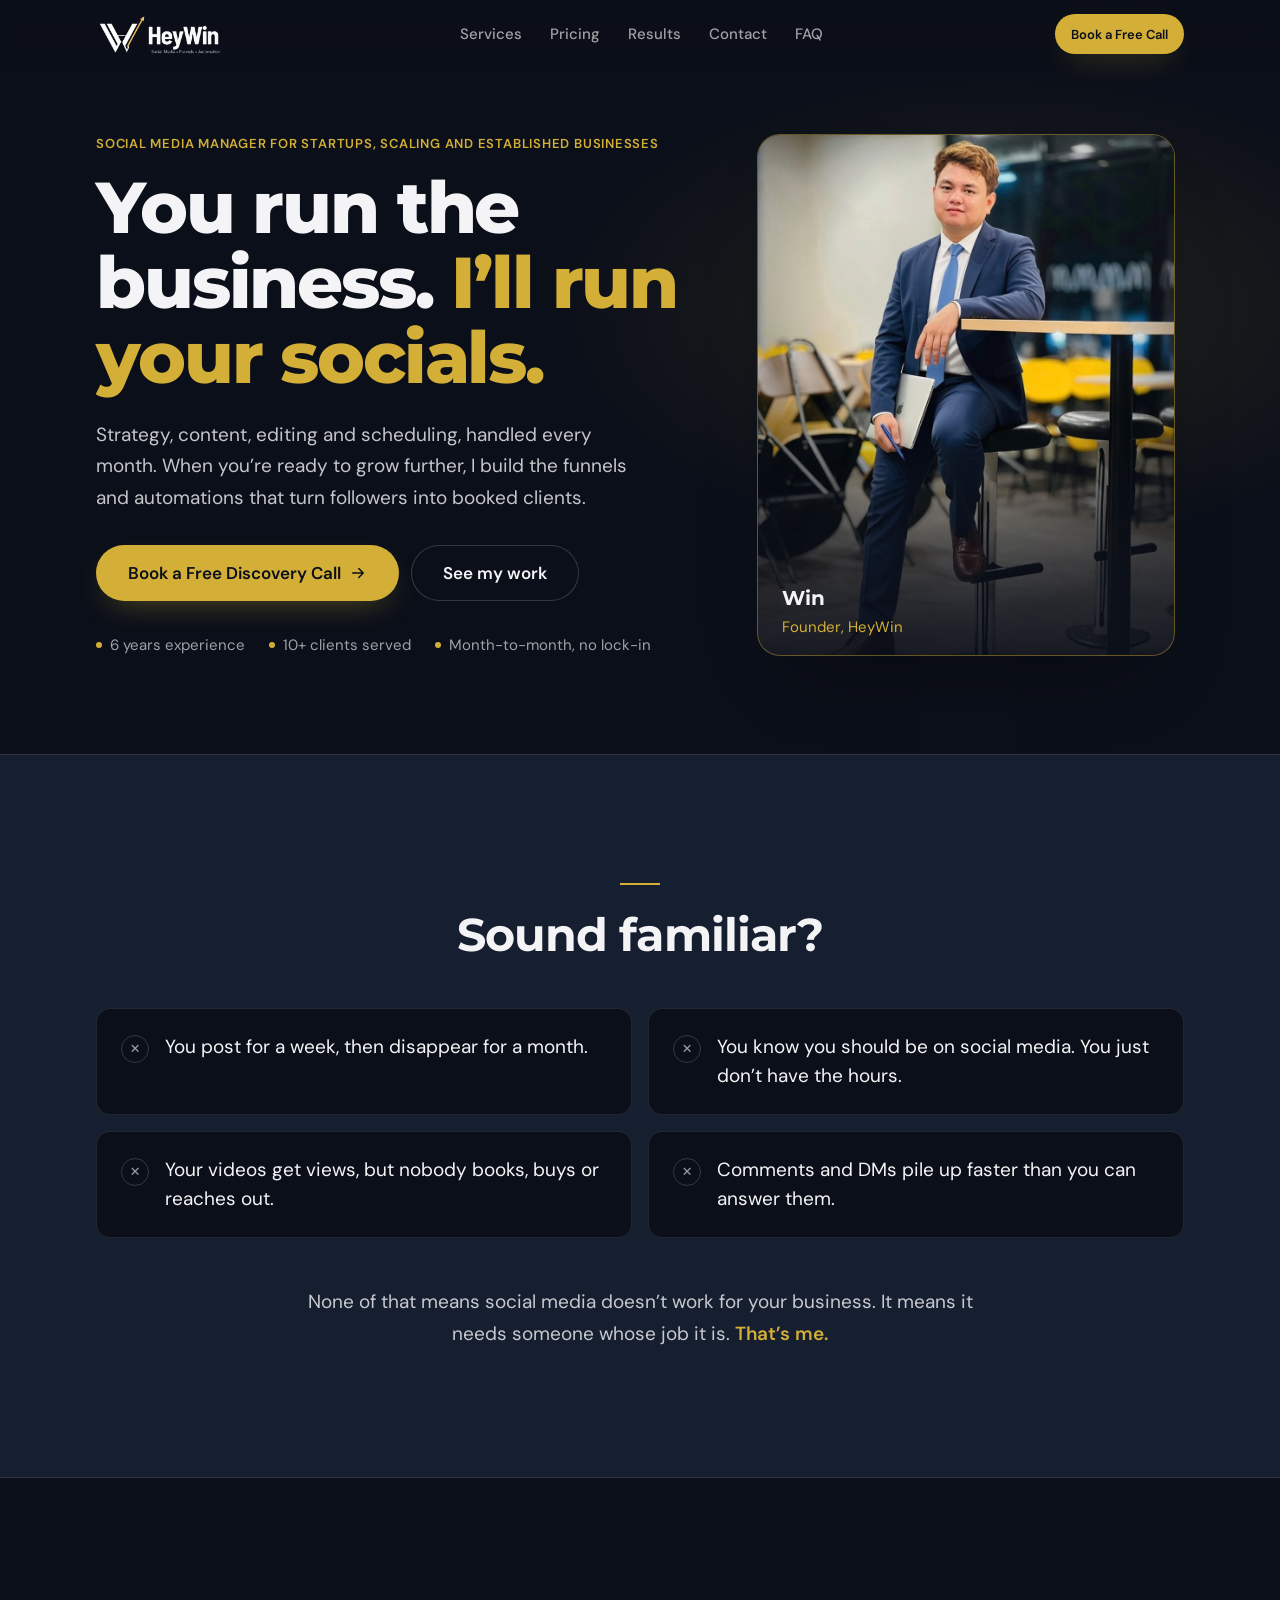
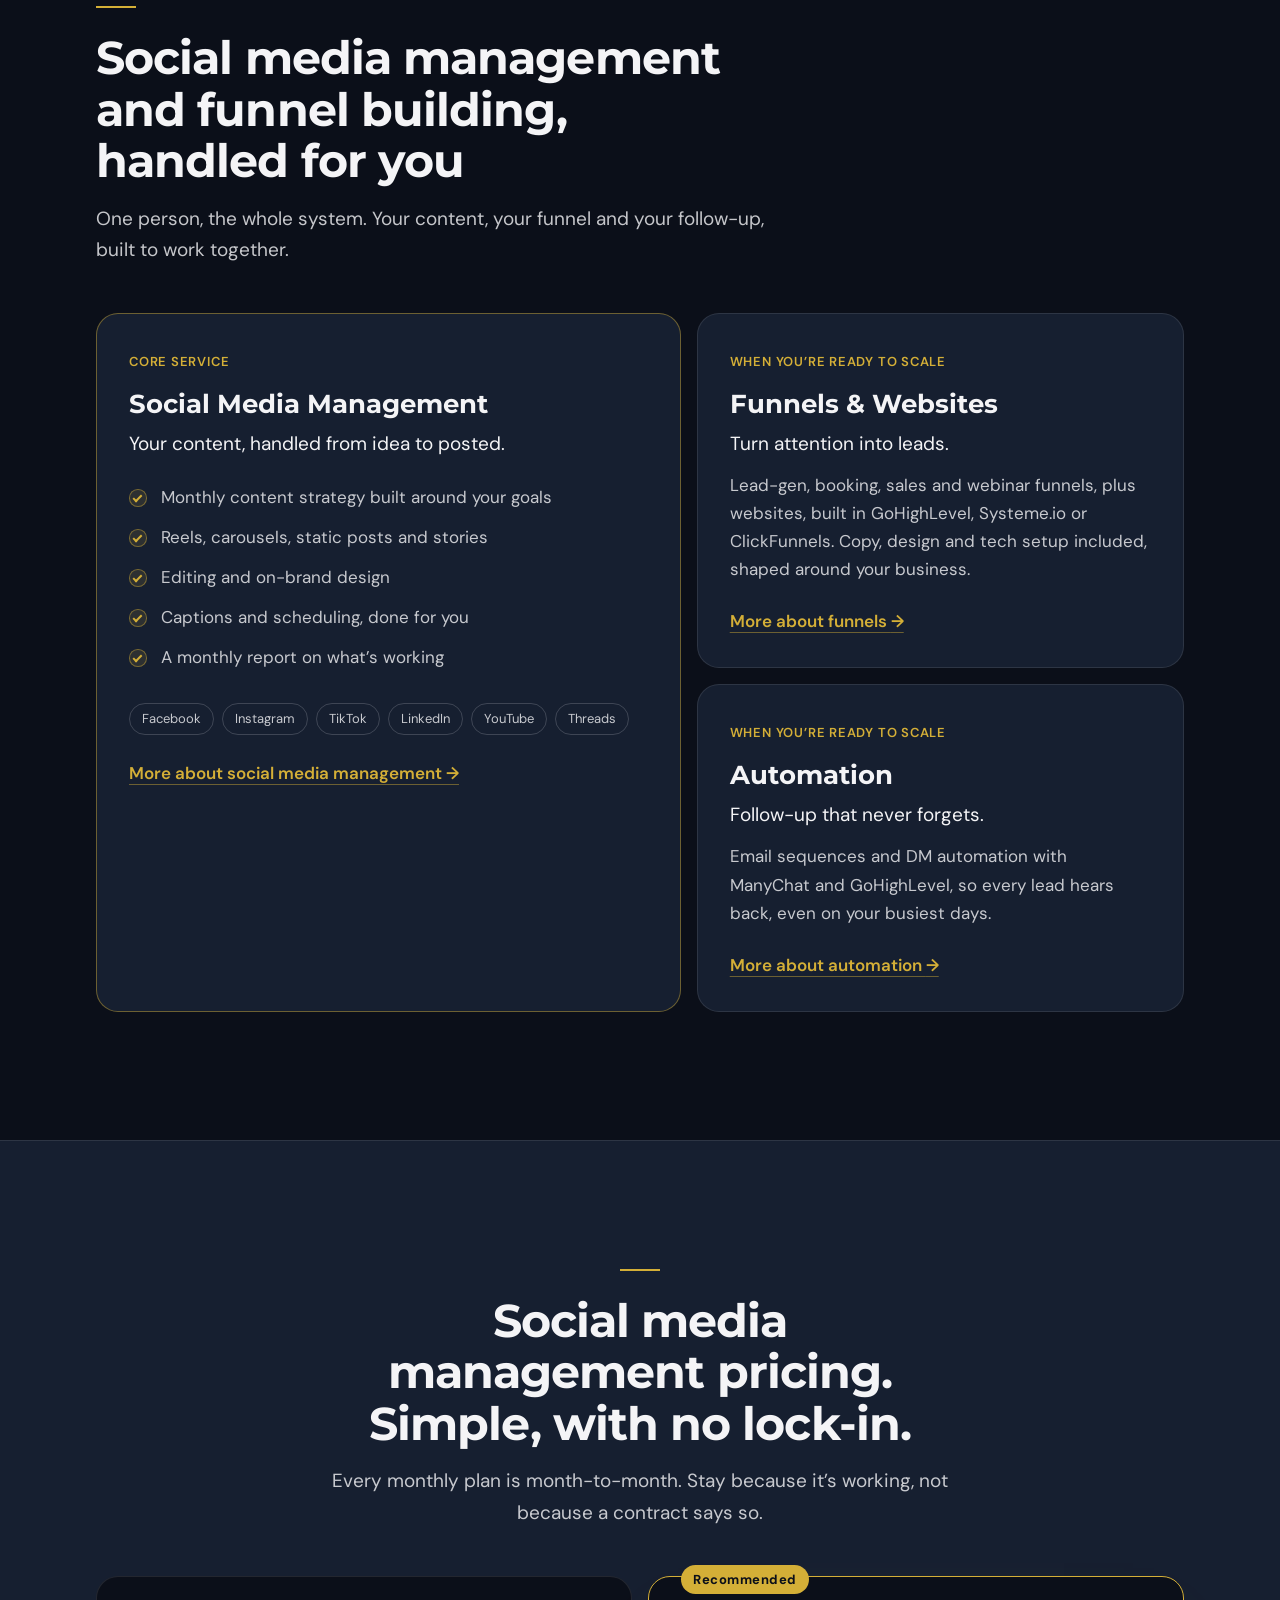
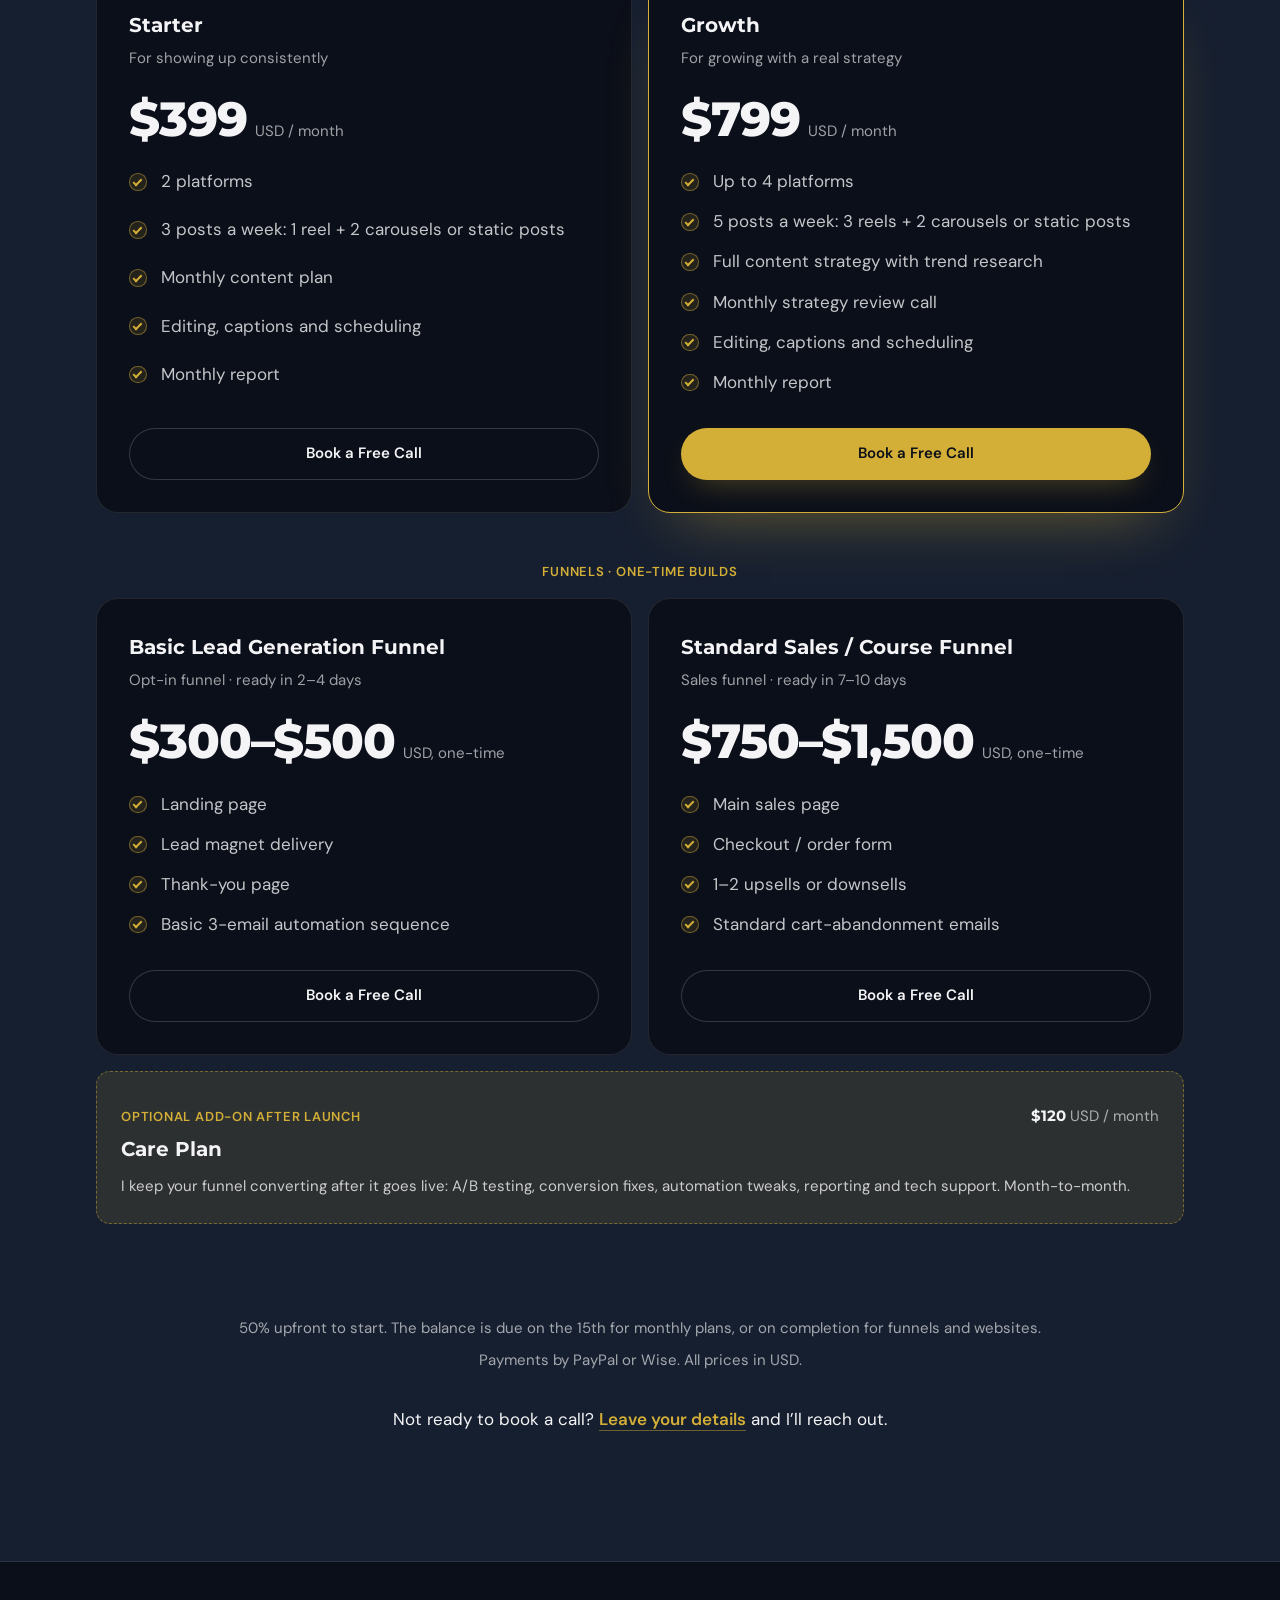
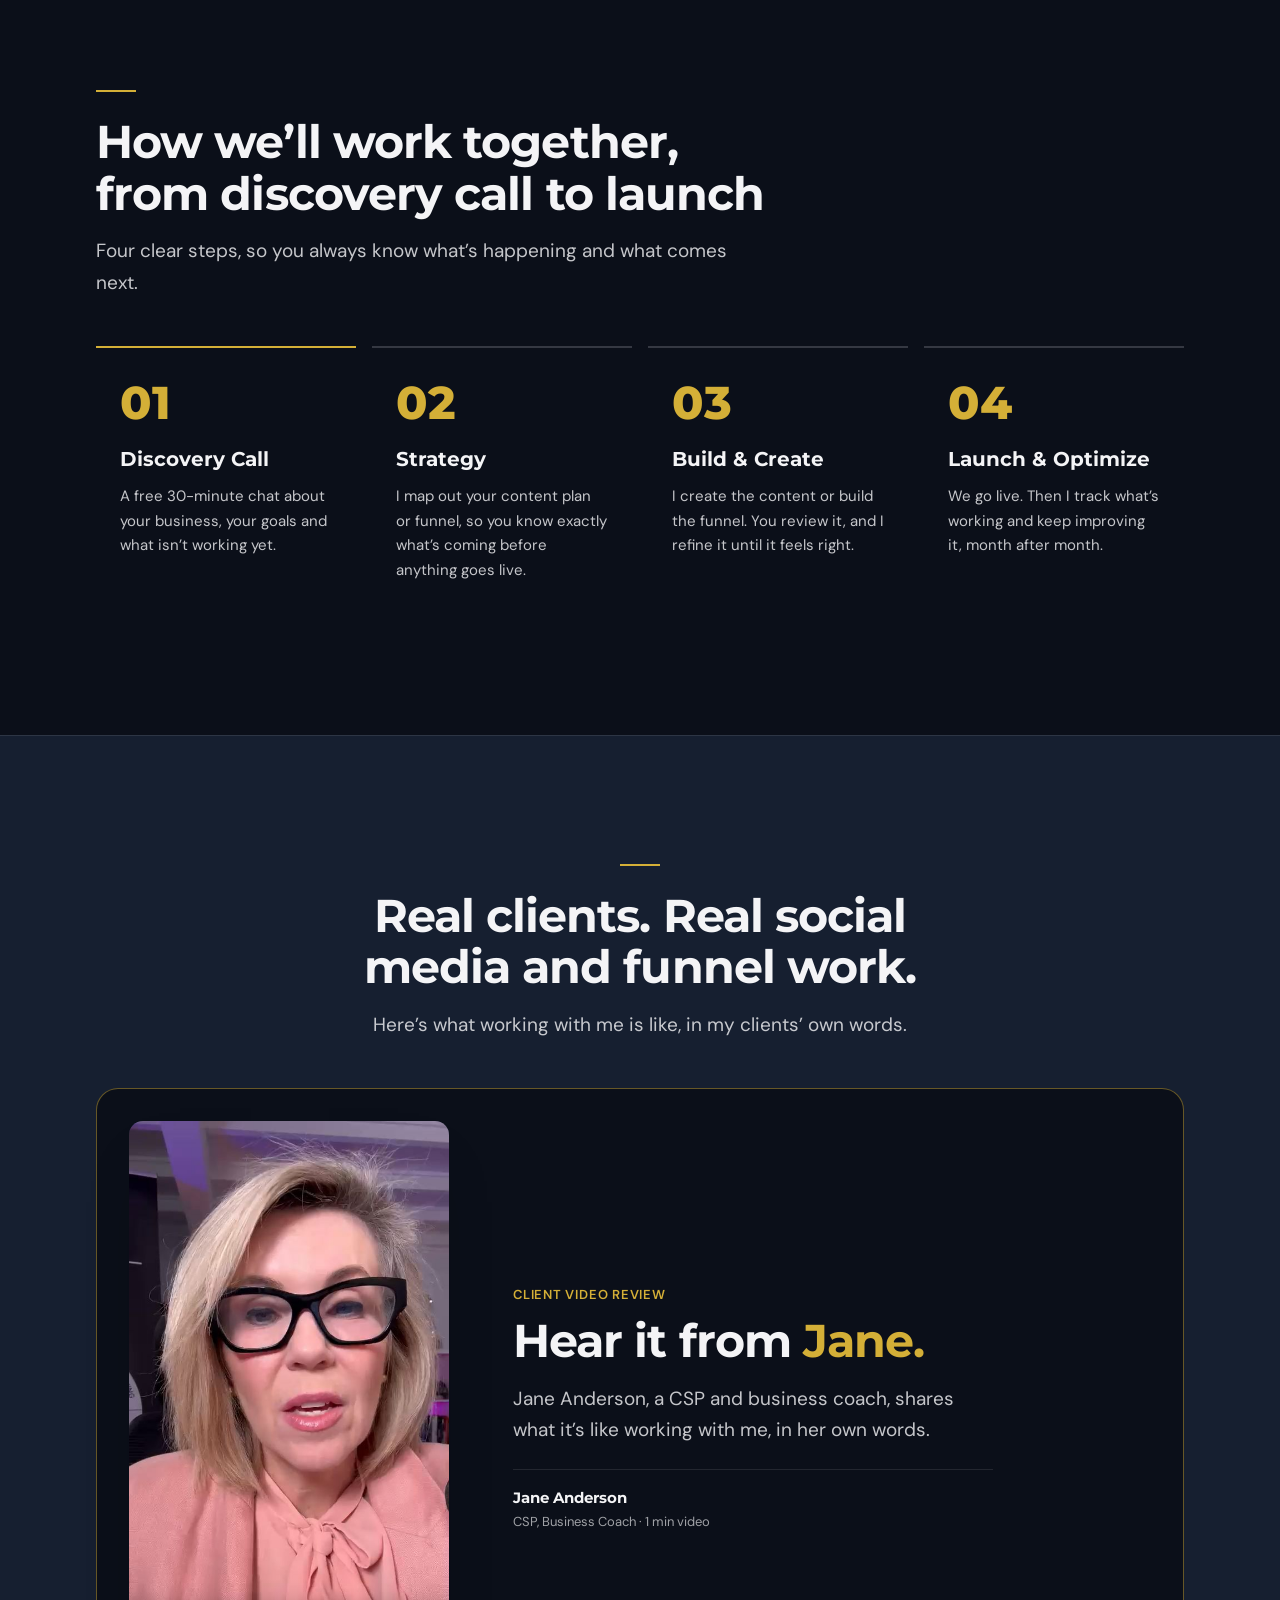
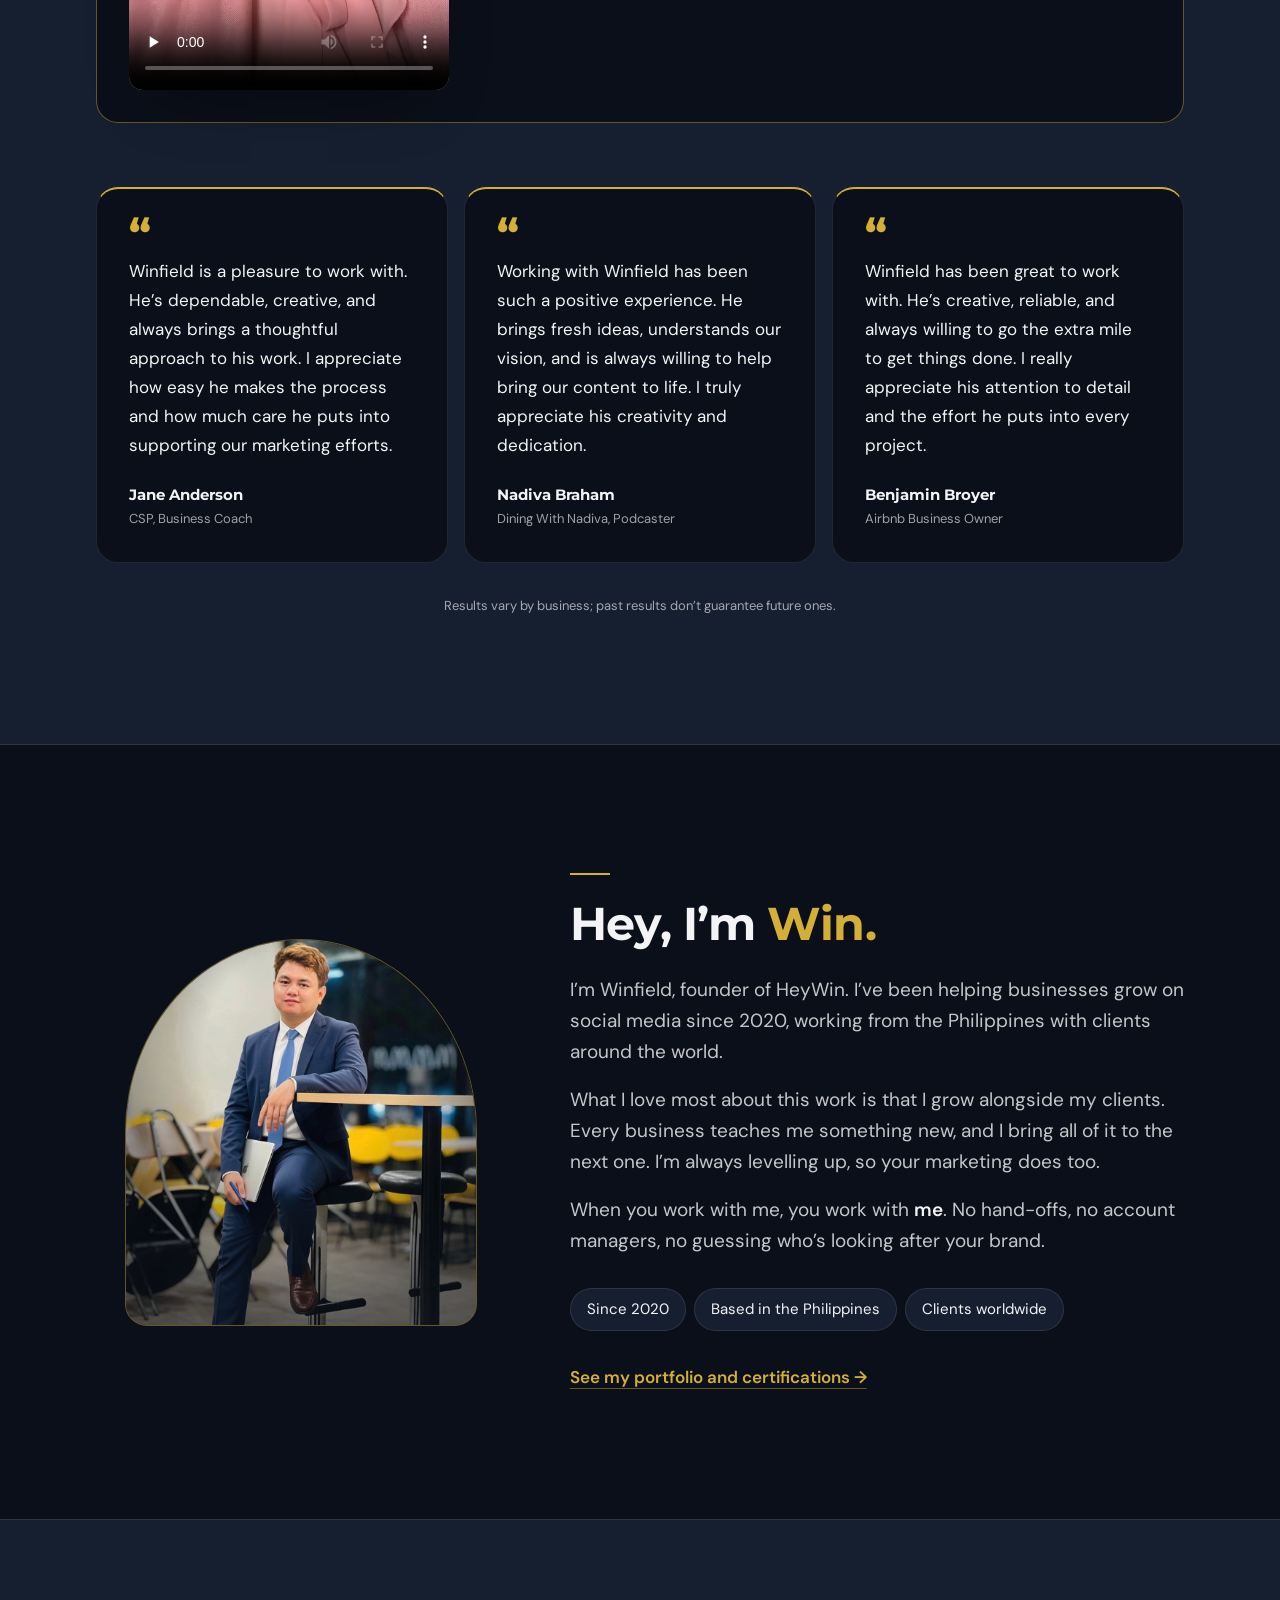
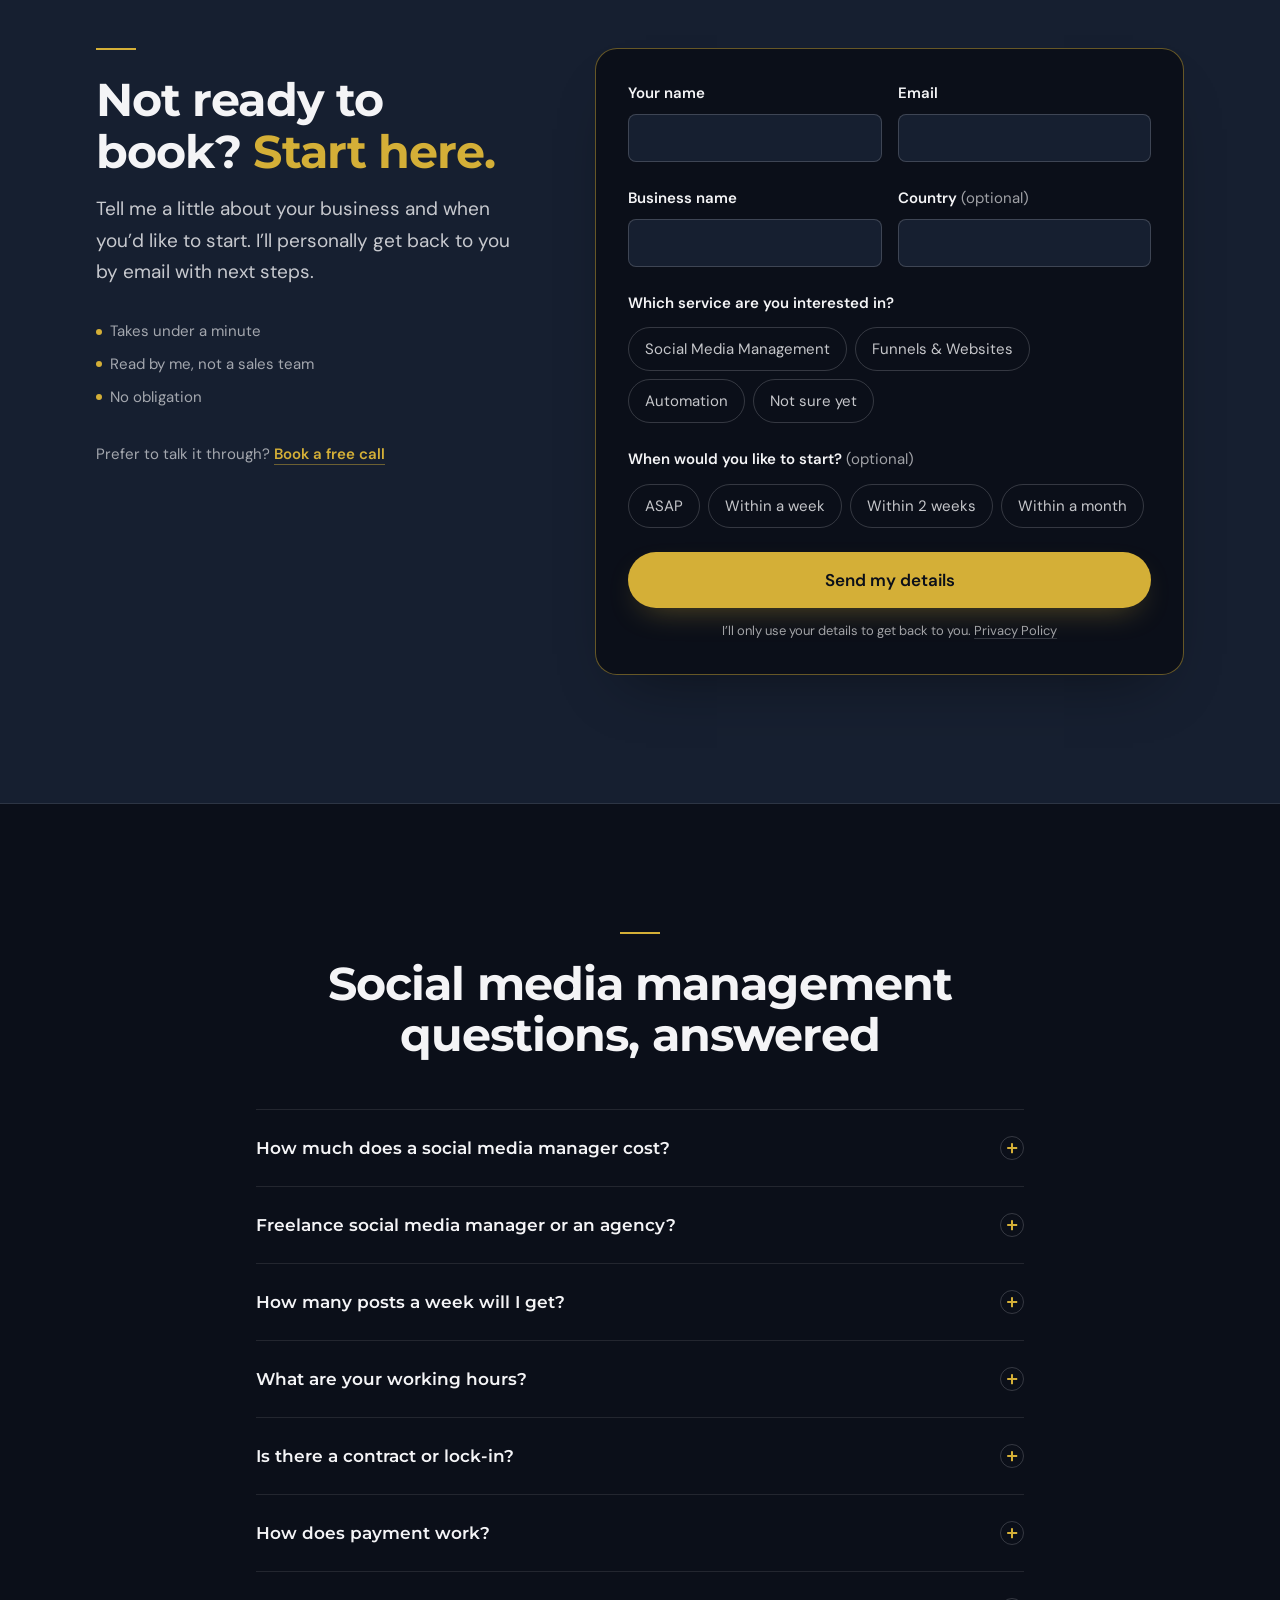
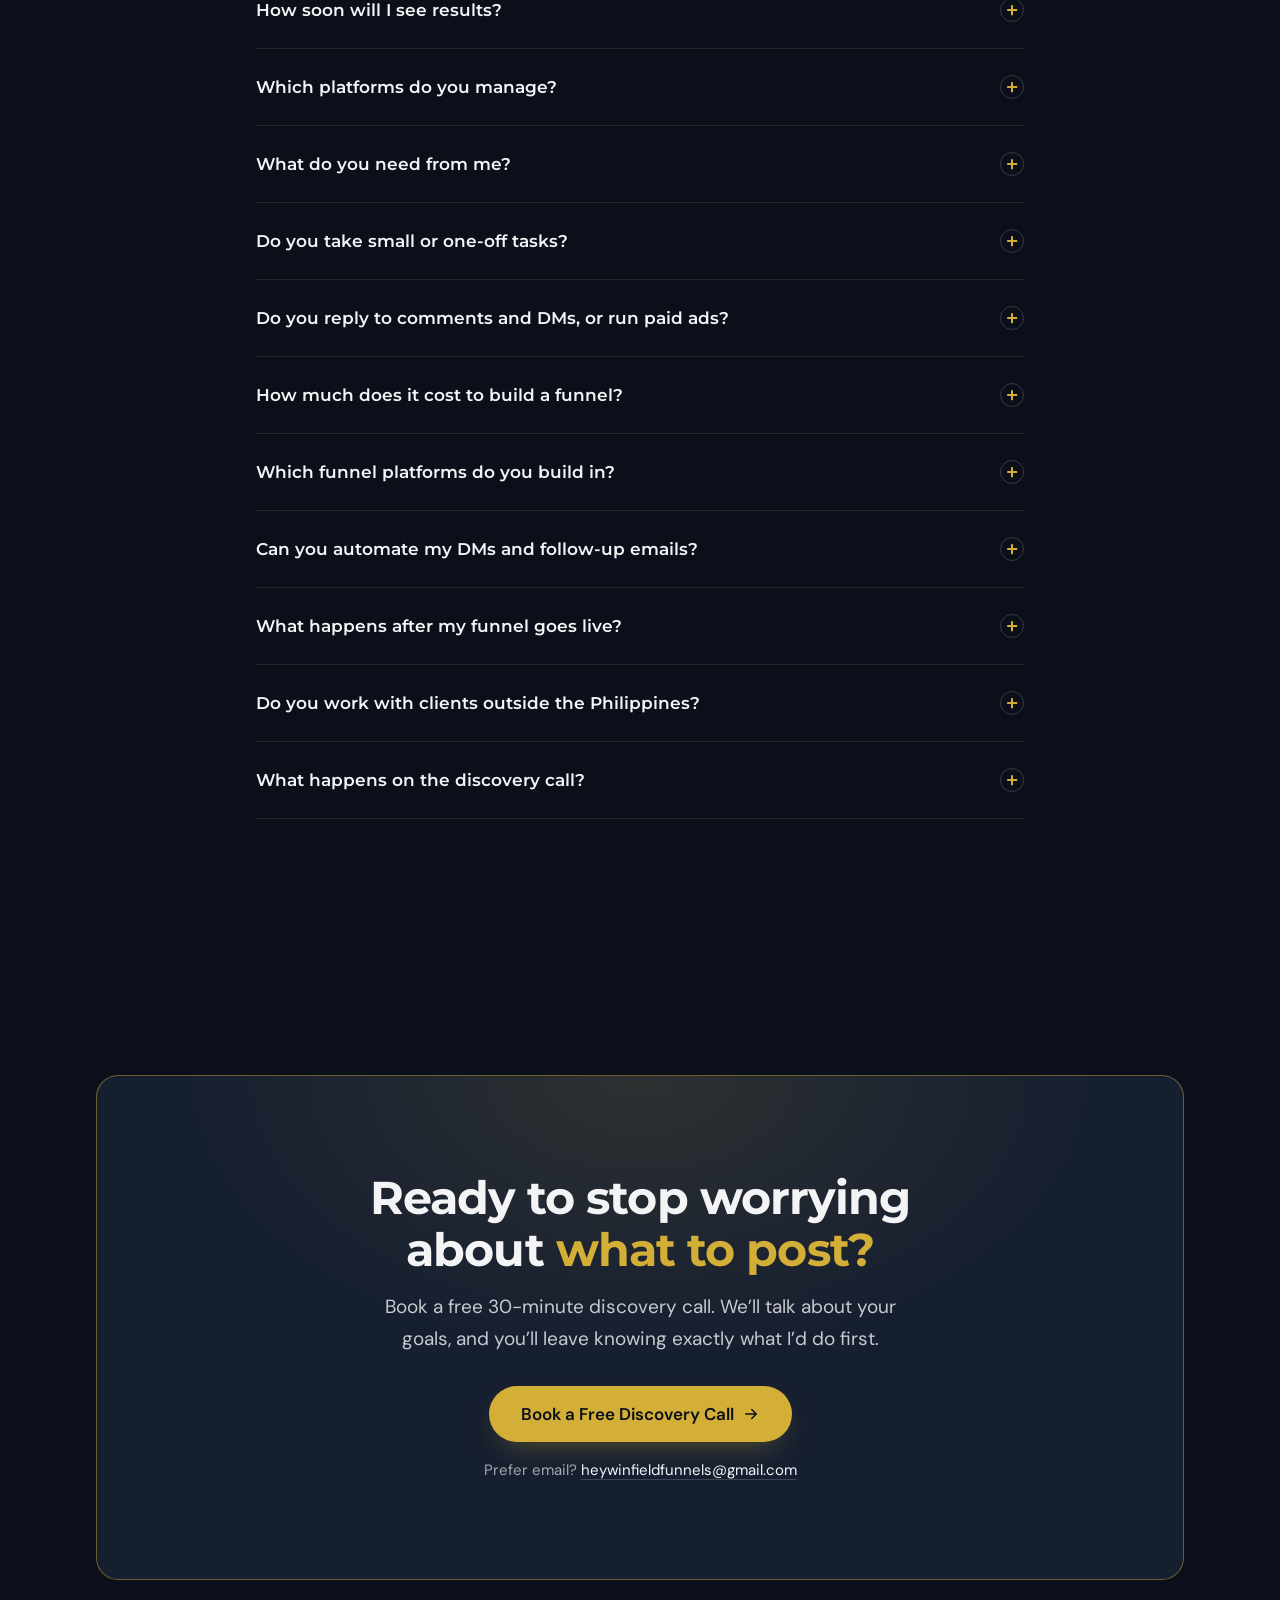
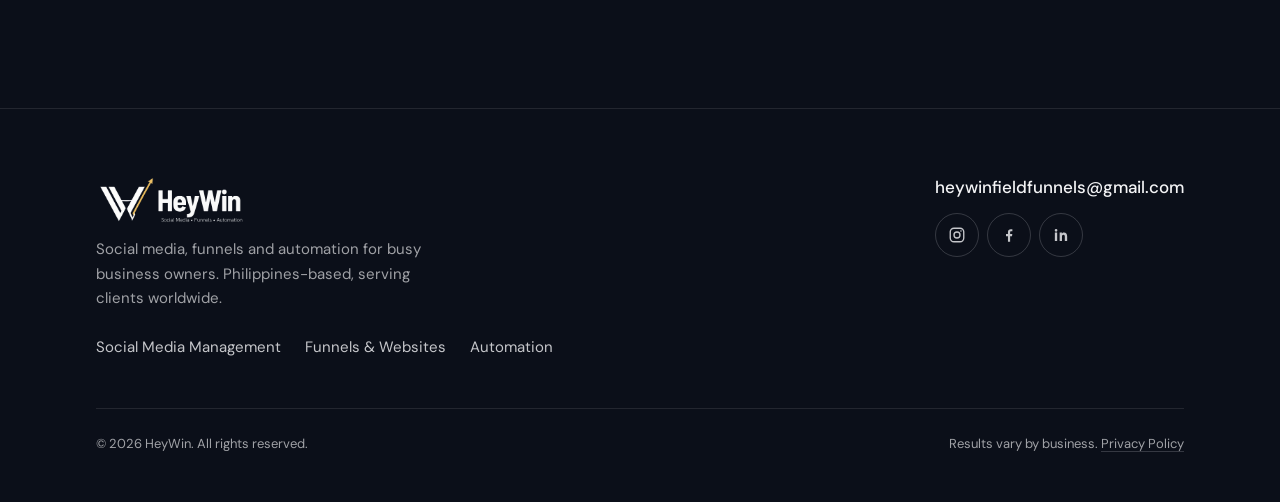
<file: HeyWin-upload/index.html>
<!doctype html>
<html lang="en">
<head>
  <meta charset="utf-8">
  <!-- Google tag (gtag.js) -->
  <script async src="https://www.googletagmanager.com/gtag/js?id=G-QMNQ67J6CY"></script>
  <script>
    window.dataLayer = window.dataLayer || [];
    function gtag(){dataLayer.push(arguments);}
    gtag('js', new Date());
    gtag('config', 'G-QMNQ67J6CY');
  </script>
  <meta name="viewport" content="width=device-width, initial-scale=1">
  <title>Social Media Manager for Businesses at Every Stage | HeyWin</title>
  <meta name="description" content="Social media manager for startups, scaling and established businesses, plus funnels and GoHighLevel &amp; ManyChat automation. Book a free discovery call.">
  <link rel="canonical" href="https://heywin.site/">
  <meta name="theme-color" content="#0B0F19">

  <!-- Social sharing -->
  <meta property="og:type" content="website">
  <meta property="og:site_name" content="HeyWin">
  <meta property="og:url" content="https://heywin.site/">
  <meta property="og:title" content="Social Media Manager for Businesses at Every Stage | HeyWin">
  <meta property="og:description" content="Social media manager for startups, scaling and established businesses, plus funnels and GoHighLevel &amp; ManyChat automation. Book a free discovery call.">
  <meta property="og:image" content="https://heywin.site/assets/og-image.png">
  <meta name="twitter:card" content="summary_large_image">
  <meta name="twitter:title" content="Social Media Manager for Businesses at Every Stage | HeyWin">
  <meta name="twitter:description" content="Social media manager for startups, scaling and established businesses, plus funnels and GoHighLevel &amp; ManyChat automation. Book a free discovery call.">
  <meta name="twitter:image" content="https://heywin.site/assets/og-image.png">

  <link rel="icon" type="image/png" sizes="32x32" href="assets/favicon-32.png">
  <link rel="icon" type="image/png" sizes="512x512" href="assets/heywin-icon.png">
  <link rel="apple-touch-icon" href="assets/apple-touch-icon.png">

  <script>
    // Fade-ins only run if main.js loads. If it fails (e.g. a typo in CONFIG), show everything anyway.
    document.documentElement.classList.add('js');
    setTimeout(function () { if (!window.heywinReady) document.documentElement.classList.remove('js'); }, 2500);
  </script>

  <link rel="preconnect" href="https://fonts.googleapis.com">
  <link rel="preconnect" href="https://fonts.gstatic.com" crossorigin>
  <link rel="stylesheet" href="https://fonts.googleapis.com/css2?family=DM+Sans:wght@400;500;600;700&family=Montserrat:wght@600;700;800&display=swap">

  <link rel="stylesheet" href="css/tokens.css">
  <link rel="stylesheet" href="css/styles.css">

  <script type="application/ld+json">
  {
    "@context": "https://schema.org",
    "@type": "ProfessionalService",
    "name": "HeyWin",
    "url": "https://heywin.site/",
    "logo": "https://heywin.site/assets/heywin-icon.png",
    "image": "https://heywin.site/assets/og-image.png",
    "description": "Social media management, funnel building and marketing automation for startups, scaling and established businesses.",
    "email": "heywinfieldfunnels@gmail.com",
    "founder": { "@type": "Person", "name": "Winfield Macabato", "url": "https://my-portfolio-website-omega-sand.vercel.app/" },
    "address": { "@type": "PostalAddress", "addressCountry": "PH" },
    "areaServed": "Worldwide",
    "priceRange": "$120 - $1,500",
    "sameAs": [
      "https://www.facebook.com/profile.php?id=61574369100452",
      "https://www.instagram.com/heywin_business/",
      "https://www.linkedin.com/in/winfield-macabato-985412297/"
    ],
    "hasOfferCatalog": {
      "@type": "OfferCatalog",
      "name": "HeyWin services",
      "itemListElement": [
        {
          "@type": "OfferCatalog",
          "name": "Social Media Management",
          "itemListElement": [
            {
              "@type": "Offer",
              "name": "Starter",
              "itemOffered": { "@type": "Service", "name": "Social Media Management: Starter plan", "description": "2 platforms, 3 posts a week, monthly content plan, editing, captions, scheduling and a monthly report." },
              "price": "399",
              "priceCurrency": "USD",
              "priceSpecification": { "@type": "UnitPriceSpecification", "price": "399", "priceCurrency": "USD", "unitCode": "MON" }
            },
            {
              "@type": "Offer",
              "name": "Growth",
              "itemOffered": { "@type": "Service", "name": "Social Media Management: Growth plan", "description": "Up to 4 platforms, 5 posts a week, full content strategy with trend research, a monthly strategy review call and a monthly report." },
              "price": "799",
              "priceCurrency": "USD",
              "priceSpecification": { "@type": "UnitPriceSpecification", "price": "799", "priceCurrency": "USD", "unitCode": "MON" }
            }
          ]
        },
        {
          "@type": "OfferCatalog",
          "name": "Funnels & Websites",
          "itemListElement": [
            {
              "@type": "Offer",
              "name": "Basic Lead Generation Funnel",
              "itemOffered": { "@type": "Service", "name": "Basic Lead Generation / Opt-in Funnel", "description": "Landing page, lead magnet delivery, thank-you page and a basic 3-email automation sequence. Ready in 2-4 days." },
              "priceCurrency": "USD",
              "priceSpecification": { "@type": "PriceSpecification", "minPrice": "300", "maxPrice": "500", "priceCurrency": "USD" }
            },
            {
              "@type": "Offer",
              "name": "Standard Sales / Course Funnel",
              "itemOffered": { "@type": "Service", "name": "Standard Sales / Course Funnel", "description": "Main sales page, checkout or order form, 1-2 upsells or downsells, and standard cart-abandonment emails. Ready in 7-10 days." },
              "priceCurrency": "USD",
              "priceSpecification": { "@type": "PriceSpecification", "minPrice": "750", "maxPrice": "1500", "priceCurrency": "USD" }
            },
            {
              "@type": "Offer",
              "name": "Care Plan",
              "itemOffered": { "@type": "Service", "name": "Funnel Care Plan", "description": "Optional add-on after launch: A/B testing, conversion fixes, automation tweaks, reporting and tech support." },
              "price": "120",
              "priceCurrency": "USD",
              "priceSpecification": { "@type": "UnitPriceSpecification", "price": "120", "priceCurrency": "USD", "unitCode": "MON" }
            }
          ]
        },
        {
          "@type": "OfferCatalog",
          "name": "Automation",
          "itemListElement": [
            {
              "@type": "Offer",
              "name": "Retainer Support",
              "itemOffered": { "@type": "Service", "name": "Automation Retainer Support", "description": "Ongoing maintenance of active GoHighLevel, ManyChat and Salesforge workflows." },
              "priceCurrency": "USD",
              "priceSpecification": { "@type": "UnitPriceSpecification", "minPrice": "800", "maxPrice": "1500", "priceCurrency": "USD", "unitCode": "MON" }
            },
            {
              "@type": "Offer",
              "name": "Quick Fix",
              "itemOffered": { "@type": "Service", "name": "Automation Quick Fix", "description": "Basic troubleshooting, or linking a few apps together." },
              "price": "500",
              "priceCurrency": "USD"
            }
          ]
        }
      ]
    }
  }
  </script>
</head>

<body>
  <a class="skip-link" href="#main">Skip to content</a>

  <!-- ================= HEADER ================= -->
  <header class="header" data-header>
    <div class="container header__inner">
      <a href="#top" class="header__logo" aria-label="HeyWin home">
        <img src="assets/heywin-logo.png" alt="HeyWin — Social Media, Funnels, Automation" width="900" height="298">
      </a>
      <nav class="header__nav" aria-label="Main">
        <ul>
          <li><a href="#services">Services</a></li>
          <li><a href="#pricing">Pricing</a></li>
          <li><a href="#results">Results</a></li>
          <li><a href="#contact">Contact</a></li>
          <li><a href="#faq">FAQ</a></li>
        </ul>
      </nav>
      <a class="btn btn--gold btn--sm" data-book="header" href="https://calendly.com/heywinfieldfunnels/new-meeting" target="_blank" rel="noopener">Book a Free Call</a>
    </div>
  </header>

  <main id="main">

    <!-- ================= HERO ================= -->
    <section id="top" class="hero">
      <div class="container hero__grid">
        <div>
          <p class="hero__eyebrow">Social media manager for startups, scaling and established businesses</p>
          <h1>You run the business. <span class="gold">I&rsquo;ll run your&nbsp;socials.</span></h1>
          <p class="hero__sub">
            Strategy, content, editing and scheduling, handled every month. When you&rsquo;re ready to grow further, I build the funnels and automations that turn followers into booked clients.
          </p>
          <div class="hero__ctas">
            <a class="btn btn--gold btn--lg" data-book="hero" href="https://calendly.com/heywinfieldfunnels/new-meeting" target="_blank" rel="noopener">
              Book a Free Discovery Call
              <svg class="btn__arrow" width="18" height="18" viewBox="0 0 24 24" fill="none" aria-hidden="true"><path d="M5 12h14M13 6l6 6-6 6" stroke="currentColor" stroke-width="2" stroke-linecap="round" stroke-linejoin="round"/></svg>
            </a>
            <a class="btn btn--line btn--lg" data-portfolio href="https://my-portfolio-website-omega-sand.vercel.app/" target="_blank" rel="noopener">See my work</a>
          </div>
          <ul class="trust" aria-label="At a glance">
            <li>6 years experience</li>
            <li>10+ clients served</li>
            <li>Month-to-month, no lock-in</li>
          </ul>
        </div>

        <figure class="portrait">
          <!-- Swap for a background-removed version when ready (same file name) -->
          <img src="assets/win.jpg" alt="Win, founder of HeyWin, in a navy suit holding a laptop" width="960" height="1280" fetchpriority="high">
          <figcaption>
            <span class="portrait__name">Win</span>
            <span class="portrait__role">Founder, HeyWin</span>
          </figcaption>
        </figure>
      </div>
    </section>

    <!-- ================= PAIN POINTS ================= -->
    <section class="section section--card" aria-labelledby="pain-title">
      <div class="container">
        <div class="section__head section__head--center" data-fade>
          <span class="eyebrow-rule" aria-hidden="true"></span>
          <h2 id="pain-title">Sound familiar?</h2>
        </div>
        <ul class="pains">
          <li class="pain" data-fade><span class="pain__x" aria-hidden="true">✕</span>You post for a week, then disappear for a month.</li>
          <li class="pain" data-fade><span class="pain__x" aria-hidden="true">✕</span>You know you should be on social media. You just don&rsquo;t have the hours.</li>
          <li class="pain" data-fade><span class="pain__x" aria-hidden="true">✕</span>Your videos get views, but nobody books, buys or reaches out.</li>
          <li class="pain" data-fade><span class="pain__x" aria-hidden="true">✕</span>Comments and DMs pile up faster than you can answer them.</li>
        </ul>
        <p class="bridge" data-fade>
          None of that means social media doesn&rsquo;t work for your business. It means it needs someone whose job it is. <strong>That&rsquo;s me.</strong>
        </p>
      </div>
    </section>

    <!-- ================= SERVICES ================= -->
    <section id="services" class="section" aria-labelledby="services-title">
      <div class="container">
        <div class="section__head" data-fade>
          <span class="eyebrow-rule" aria-hidden="true"></span>
          <h2 id="services-title">Social media management and funnel building, handled for you</h2>
          <p>One person, the whole system. Your content, your funnel and your follow-up, built to work together.</p>
        </div>

        <div class="services">
          <article class="service service--lead" data-fade>
            <span class="service__tag">Core service</span>
            <h3>Social Media Management</h3>
            <p class="service__line">Your content, handled from idea to posted.</p>
            <ul class="checks">
              <li>Monthly content strategy built around your goals</li>
              <li>Reels, carousels, static posts and stories</li>
              <li>Editing and on-brand design</li>
              <li>Captions and scheduling, done for you</li>
              <li>A monthly report on what&rsquo;s working</li>
            </ul>
            <ul class="platforms" aria-label="Platforms I manage">
              <li>Facebook</li><li>Instagram</li><li>TikTok</li><li>LinkedIn</li><li>YouTube</li><li>Threads</li>
            </ul>
            <a class="text-link service__more" href="/social-media-management/">More about social media management <span aria-hidden="true">→</span></a>
          </article>

          <article class="service" data-fade>
            <span class="service__tag">When you&rsquo;re ready to scale</span>
            <h3>Funnels &amp; Websites</h3>
            <p class="service__line">Turn attention into leads.</p>
            <div class="service__body">
              <p>Lead-gen, booking, sales and webinar funnels, plus websites, built in GoHighLevel, Systeme.io or ClickFunnels. Copy, design and tech setup included, shaped around your business.</p>
            </div>
            <a class="text-link service__more" href="/funnel-builder/">More about funnels <span aria-hidden="true">→</span></a>
          </article>

          <article class="service" data-fade>
            <span class="service__tag">When you&rsquo;re ready to scale</span>
            <h3>Automation</h3>
            <p class="service__line">Follow-up that never forgets.</p>
            <div class="service__body">
              <p>Email sequences and DM automation with ManyChat and GoHighLevel, so every lead hears back, even on your busiest days.</p>
            </div>
            <a class="text-link service__more" href="/automation/">More about automation <span aria-hidden="true">→</span></a>
          </article>
        </div>
      </div>
    </section>

    <!-- ================= PRICING ================= -->
    <section id="pricing" class="section section--card" aria-labelledby="pricing-title">
      <div class="container">
        <div class="section__head section__head--center" data-fade>
          <span class="eyebrow-rule" aria-hidden="true"></span>
          <h2 id="pricing-title">Social media management pricing. Simple, with no lock-in.</h2>
          <p>Every monthly plan is month-to-month. Stay because it&rsquo;s working, not because a contract says so.</p>
        </div>

        <div class="plans">
          <article class="plan" data-fade>
            <h3>Starter</h3>
            <p class="plan__for">For showing up consistently</p>
            <p class="plan__price"><span class="plan__amount">$399</span><span class="plan__per">USD / month</span></p>
            <ul class="checks">
              <li>2 platforms</li>
              <li>3 posts a week: 1 reel + 2 carousels or static posts</li>
              <li>Monthly content plan</li>
              <li>Editing, captions and scheduling</li>
              <li>Monthly report</li>
            </ul>
            <a class="btn btn--line btn--block" data-book="pricing-starter" href="https://calendly.com/heywinfieldfunnels/new-meeting" target="_blank" rel="noopener">Book a Free Call</a>
          </article>

          <article class="plan plan--featured" data-fade>
            <span class="plan__badge">Recommended</span>
            <h3>Growth</h3>
            <p class="plan__for">For growing with a real strategy</p>
            <p class="plan__price"><span class="plan__amount">$799</span><span class="plan__per">USD / month</span></p>
            <ul class="checks">
              <li>Up to 4 platforms</li>
              <li>5 posts a week: 3 reels + 2 carousels or static posts</li>
              <li>Full content strategy with trend research</li>
              <li>Monthly strategy review call</li>
              <li>Editing, captions and scheduling</li>
              <li>Monthly report</li>
            </ul>
            <a class="btn btn--gold btn--block" data-book="pricing-growth" href="https://calendly.com/heywinfieldfunnels/new-meeting" target="_blank" rel="noopener">Book a Free Call</a>
          </article>
        </div>

        <p class="plans__label" data-fade>Funnels &middot; one-time builds</p>
        <div class="plans">
          <article class="plan" data-fade>
            <h3>Basic Lead Generation Funnel</h3>
            <p class="plan__for">Opt-in funnel &middot; ready in 2&ndash;4 days</p>
            <p class="plan__price"><span class="plan__amount">$300&ndash;$500</span><span class="plan__per">USD, one-time</span></p>
            <ul class="checks">
              <li>Landing page</li>
              <li>Lead magnet delivery</li>
              <li>Thank-you page</li>
              <li>Basic 3-email automation sequence</li>
            </ul>
            <a class="btn btn--line btn--block" data-book="pricing-funnel-basic" href="https://calendly.com/heywinfieldfunnels/new-meeting" target="_blank" rel="noopener">Book a Free Call</a>
          </article>

          <article class="plan" data-fade>
            <h3>Standard Sales / Course Funnel</h3>
            <p class="plan__for">Sales funnel &middot; ready in 7&ndash;10 days</p>
            <p class="plan__price"><span class="plan__amount">$750&ndash;$1,500</span><span class="plan__per">USD, one-time</span></p>
            <ul class="checks">
              <li>Main sales page</li>
              <li>Checkout / order form</li>
              <li>1&ndash;2 upsells or downsells</li>
              <li>Standard cart-abandonment emails</li>
            </ul>
            <a class="btn btn--line btn--block" data-book="pricing-funnel-sales" href="https://calendly.com/heywinfieldfunnels/new-meeting" target="_blank" rel="noopener">Book a Free Call</a>
          </article>
        </div>

        <div class="addon" data-fade>
          <div class="addon__top">
            <div>
              <span class="addon__label">Optional add-on after launch</span>
              <h4>Care Plan</h4>
            </div>
            <p class="addon__price">$120 <span>USD / month</span></p>
          </div>
          <p>I keep your funnel converting after it goes live: A/B testing, conversion fixes, automation tweaks, reporting and tech support. Month-to-month.</p>
        </div>

        <p class="nudge" data-fade>Need a full website instead? Ask on your call and I&rsquo;ll give you a quote. <a class="text-link" href="/funnel-builder/">More about funnels</a></p>

        <div class="terms" data-fade>
          <p>50% upfront to start. The balance is due on the 15th for monthly plans, or on completion for funnels and websites.</p>
          <p>Payments by PayPal or Wise. All prices in USD.</p>
        </div>

        <p class="nudge" data-fade>Not ready to book a call? <a class="text-link" href="#contact">Leave your details</a> and I&rsquo;ll reach out.</p>
      </div>
    </section>

    <!-- ================= PROCESS ================= -->
    <section id="process" class="section" aria-labelledby="process-title">
      <div class="container">
        <div class="section__head" data-fade>
          <span class="eyebrow-rule" aria-hidden="true"></span>
          <h2 id="process-title">How we&rsquo;ll work together, from discovery call to launch</h2>
          <p>Four clear steps, so you always know what&rsquo;s happening and what comes next.</p>
        </div>
        <ol class="steps">
          <li class="step" data-fade>
            <span class="step__num" aria-hidden="true">01</span>
            <h3>Discovery Call</h3>
            <p>A free 30-minute chat about your business, your goals and what isn&rsquo;t working yet.</p>
          </li>
          <li class="step" data-fade>
            <span class="step__num" aria-hidden="true">02</span>
            <h3>Strategy</h3>
            <p>I map out your content plan or funnel, so you know exactly what&rsquo;s coming before anything goes live.</p>
          </li>
          <li class="step" data-fade>
            <span class="step__num" aria-hidden="true">03</span>
            <h3>Build &amp; Create</h3>
            <p>I create the content or build the funnel. You review it, and I refine it until it feels right.</p>
          </li>
          <li class="step" data-fade>
            <span class="step__num" aria-hidden="true">04</span>
            <h3>Launch &amp; Optimize</h3>
            <p>We go live. Then I track what&rsquo;s working and keep improving it, month after month.</p>
          </li>
        </ol>
      </div>
    </section>

    <!-- ================= RESULTS ================= -->
    <section id="results" class="section section--card" aria-labelledby="results-title">
      <div class="container">
        <div class="section__head section__head--center" data-fade>
          <span class="eyebrow-rule" aria-hidden="true"></span>
          <h2 id="results-title">Real clients. Real social media and funnel work.</h2>
          <p>Here&rsquo;s what working with me is like, in my clients&rsquo; own words.</p>
        </div>

        <!-- Client video review. To add more, copy the <video> block and change the file names. -->
        <div class="review-video" data-fade>
          <div class="review-video__frame">
            <video controls playsinline preload="none" poster="assets/jane-review-poster.jpg" width="576" height="1024" aria-label="Video review from Jane Anderson">
              <source src="assets/jane-review.mp4" type="video/mp4">
              Your browser can&rsquo;t play this video. <a href="assets/jane-review.mp4">Download it here.</a>
            </video>
          </div>
          <div class="review-video__text">
            <span class="case__type">Client video review</span>
            <h3>Hear it from <span class="gold">Jane.</span></h3>
            <p>Jane Anderson, a CSP and business coach, shares what it&rsquo;s like working with me, in her own words.</p>
            <p class="review-video__who">
              <span class="quote__name">Jane Anderson</span>
              <span class="quote__role">CSP, Business Coach &middot; 1 min video</span>
            </p>
          </div>
        </div>

        <div class="quotes">
          <figure class="quote" data-fade>
            <blockquote>
              <span class="quote__mark" aria-hidden="true">&ldquo;</span>
              <p>Winfield is a pleasure to work with. He&rsquo;s dependable, creative, and always brings a thoughtful approach to his work. I appreciate how easy he makes the process and how much care he puts into supporting our marketing efforts.</p>
            </blockquote>
            <figcaption>
              <span class="quote__name">Jane Anderson</span>
              <span class="quote__role">CSP, Business Coach</span>
            </figcaption>
          </figure>

          <figure class="quote" data-fade>
            <blockquote>
              <span class="quote__mark" aria-hidden="true">&ldquo;</span>
              <p>Working with Winfield has been such a positive experience. He brings fresh ideas, understands our vision, and is always willing to help bring our content to life. I truly appreciate his creativity and dedication.</p>
            </blockquote>
            <figcaption>
              <span class="quote__name">Nadiva Braham</span>
              <span class="quote__role">Dining With Nadiva, Podcaster</span>
            </figcaption>
          </figure>

          <figure class="quote" data-fade>
            <blockquote>
              <span class="quote__mark" aria-hidden="true">&ldquo;</span>
              <p>Winfield has been great to work with. He&rsquo;s creative, reliable, and always willing to go the extra mile to get things done. I really appreciate his attention to detail and the effort he puts into every project.</p>
            </blockquote>
            <figcaption>
              <span class="quote__name">Benjamin Broyer</span>
              <span class="quote__role">Airbnb Business Owner</span>
            </figcaption>
          </figure>
        </div>

        <!-- PLACEHOLDER: reel showcase goes here once your reel visuals are ready -->

        <p class="disclaimer">Results vary by business; past results don&rsquo;t guarantee future ones.</p>
      </div>
    </section>

    <!-- ================= ABOUT ================= -->
    <section id="about" class="section" aria-labelledby="about-title">
      <div class="container about">
        <div class="about__photo" data-fade>
          <img src="assets/win.jpg" alt="Portrait of Win" width="960" height="1280" loading="lazy">
        </div>
        <div data-fade>
          <span class="eyebrow-rule" aria-hidden="true"></span>
          <h2 id="about-title">Hey, I&rsquo;m <span class="gold">Win.</span></h2>
          <div class="about__body">
            <p>I&rsquo;m Winfield, founder of HeyWin. I&rsquo;ve been helping businesses grow on social media since 2020, working from the Philippines with clients around the world.</p>
            <p>What I love most about this work is that I grow alongside my clients. Every business teaches me something new, and I bring all of it to the next one. I&rsquo;m always levelling up, so your marketing does too.</p>
            <p>When you work with me, you work with <strong>me</strong>. No hand-offs, no account managers, no guessing who&rsquo;s looking after your brand.</p>
          </div>
          <ul class="about__facts">
            <li>Since 2020</li>
            <li>Based in the Philippines</li>
            <li>Clients worldwide</li>
          </ul>
          <a class="text-link" data-portfolio href="https://my-portfolio-website-omega-sand.vercel.app/" target="_blank" rel="noopener">See my portfolio and certifications <span aria-hidden="true">→</span></a>
        </div>
      </div>
    </section>

    <!-- ================= CONTACT (lead form, collected by Netlify Forms) ================= -->
    <section id="contact" class="section section--card" aria-labelledby="contact-title">
      <div class="container contact">
        <div data-fade>
          <span class="eyebrow-rule" aria-hidden="true"></span>
          <h2 id="contact-title">Not ready to book? <span class="gold">Start here.</span></h2>
          <p class="contact__lead">Tell me a little about your business and when you&rsquo;d like to start. I&rsquo;ll personally get back to you by email with next steps.</p>
          <ul class="trust contact__points">
            <li>Takes under a minute</li>
            <li>Read by me, not a sales team</li>
            <li>No obligation</li>
          </ul>
          <p class="contact__alt">Prefer to talk it through? <a class="text-link" data-book="contact" href="https://calendly.com/heywinfieldfunnels/new-meeting" target="_blank" rel="noopener">Book a free call</a></p>
        </div>

        <div class="lead-card" data-fade>
          <form class="lead-form" name="lead" method="POST" data-netlify="true" netlify-honeypot="bot-field" data-lead-form>
            <input type="hidden" name="form-name" value="lead">
            <input type="hidden" name="page" value="home">
            <p hidden><label>Leave this empty: <input type="text" name="bot-field" tabindex="-1" autocomplete="off"></label></p>

            <div class="field-row">
              <div class="field">
                <label for="lead-name">Your name</label>
                <input id="lead-name" name="name" type="text" autocomplete="name" required>
              </div>
              <div class="field">
                <label for="lead-email">Email</label>
                <input id="lead-email" name="email" type="email" autocomplete="email" required>
              </div>
            </div>

            <div class="field-row">
              <div class="field">
                <label for="lead-business">Business name</label>
                <input id="lead-business" name="business" type="text" autocomplete="organization" required>
              </div>
              <div class="field">
                <label for="lead-country">Country <span class="field__optional">(optional)</span></label>
                <input id="lead-country" name="country" type="text" autocomplete="country-name">
              </div>
            </div>

            <fieldset class="choice">
              <legend>Which service are you interested in?</legend>
              <div class="choice__options">
                <label class="chip"><input type="radio" name="service" value="Social Media Management" required><span>Social Media Management</span></label>
                <label class="chip"><input type="radio" name="service" value="Funnels &amp; Websites"><span>Funnels &amp; Websites</span></label>
                <label class="chip"><input type="radio" name="service" value="Automation"><span>Automation</span></label>
                <label class="chip"><input type="radio" name="service" value="Not sure yet"><span>Not sure yet</span></label>
              </div>
            </fieldset>

            <fieldset class="choice">
              <legend>When would you like to start? <span class="field__optional">(optional)</span></legend>
              <div class="choice__options">
                <label class="chip"><input type="radio" name="timeline" value="ASAP"><span>ASAP</span></label>
                <label class="chip"><input type="radio" name="timeline" value="Within a week"><span>Within a week</span></label>
                <label class="chip"><input type="radio" name="timeline" value="Within 2 weeks"><span>Within 2 weeks</span></label>
                <label class="chip"><input type="radio" name="timeline" value="Within a month"><span>Within a month</span></label>
              </div>
            </fieldset>

            <button class="btn btn--gold btn--lg btn--block" type="submit">Send my details</button>
            <p class="lead-form__status" role="status" aria-live="polite" data-lead-status></p>
            <p class="lead-form__note">I&rsquo;ll only use your details to get back to you. <a href="privacy.html">Privacy Policy</a></p>
          </form>
        </div>
      </div>
    </section>

    <!-- ================= FAQ ================= -->
    <section id="faq" class="section" aria-labelledby="faq-title">
      <div class="container">
        <div class="section__head section__head--center" data-fade>
          <span class="eyebrow-rule" aria-hidden="true"></span>
          <h2 id="faq-title">Social media management questions, answered</h2>
        </div>

        <div class="faq">
          <details>
            <summary>How much does a social media manager cost?<span class="faq__icon" aria-hidden="true"></span></summary>
            <div class="faq__a"><p>With me, Starter is $399 USD a month for 2 platforms and 3 posts a week. Growth is $799 USD a month for up to 4 platforms and 5 posts a week, plus a full content strategy and a monthly strategy review call. Both are month-to-month. <a class="text-link" href="/social-media-management/">See what&rsquo;s included</a></p></div>
          </details>
          <details>
            <summary>Freelance social media manager or an agency?<span class="faq__icon" aria-hidden="true"></span></summary>
            <div class="faq__a"><p>When you work with me, you work with me. No hand-offs, no account managers, no guessing who&rsquo;s looking after your brand. And because one person handles your content, your funnel and your follow-up, they&rsquo;re built to work together.</p></div>
          </details>
          <details>
            <summary>How many posts a week will I get?<span class="faq__icon" aria-hidden="true"></span></summary>
            <div class="faq__a"><p>Starter includes 3 posts a week: 1 reel plus 2 carousels or static posts. Growth includes 5 posts a week: 3 reels plus 2 carousels or static posts.</p></div>
          </details>
          <details>
            <summary>What are your working hours?<span class="faq__icon" aria-hidden="true"></span></summary>
            <div class="faq__a"><p>My hours are flexible. We agree on working hours that suit your time zone, and during those hours I usually reply within minutes.</p></div>
          </details>
          <details>
            <summary>Is there a contract or lock-in?<span class="faq__icon" aria-hidden="true"></span></summary>
            <div class="faq__a"><p>No lock-in. Starter, Growth and the Care Plan all run month-to-month. Funnels and websites are a one-time project.</p></div>
          </details>
          <details>
            <summary>How does payment work?<span class="faq__icon" aria-hidden="true"></span></summary>
            <div class="faq__a">
              <p>50% upfront to get started. For monthly plans, the balance is due on the 15th of the month. For funnels and websites, the balance is due when the project is finished.</p>
              <p>I accept PayPal and Wise, and all prices are in USD.</p>
            </div>
          </details>
          <details>
            <summary>How soon will I see results?<span class="faq__icon" aria-hidden="true"></span></summary>
            <div class="faq__a"><p>You&rsquo;ll see consistency from the first month: a steady, planned posting rhythm. Growth in reach and leads builds over the months that follow, and it varies by business. That&rsquo;s why I report on it every month, so you always know where things stand.</p></div>
          </details>
          <details>
            <summary>Which platforms do you manage?<span class="faq__icon" aria-hidden="true"></span></summary>
            <div class="faq__a"><p>Facebook, Instagram, TikTok, LinkedIn, YouTube and Threads. Starter covers 2 platforms, and Growth covers up to 4.</p></div>
          </details>
          <details>
            <summary>What do you need from me?<span class="faq__icon" aria-hidden="true"></span></summary>
            <div class="faq__a"><p>A short onboarding chat, access to your accounts, your brand assets (logo, colours, any photos or videos), and quick approvals when content is ready. I handle the rest.</p></div>
          </details>
          <details>
            <summary>Do you take small or one-off tasks?<span class="faq__icon" aria-hidden="true"></span></summary>
            <div class="faq__a"><p>Yes. If you need help with something outside the packages, mention it on your call and I&rsquo;ll give you a quote.</p></div>
          </details>
          <details>
            <summary>Do you reply to comments and DMs, or run paid ads?<span class="faq__icon" aria-hidden="true"></span></summary>
            <div class="faq__a"><p>These aren&rsquo;t part of the standard packages. If you need them, ask on your call and I&rsquo;ll tell you what&rsquo;s possible.</p></div>
          </details>
          <details>
            <summary>How much does it cost to build a funnel?<span class="faq__icon" aria-hidden="true"></span></summary>
            <div class="faq__a"><p>A basic lead generation (opt-in) funnel is $300&ndash;$500 USD and takes 2&ndash;4 days. A standard sales or course funnel is $750&ndash;$1,500 USD and takes 7&ndash;10 days. Both are one-time, and you can add the Care Plan for $120 USD a month after launch. <a class="text-link" href="/funnel-builder/">More about funnels</a></p></div>
          </details>
          <details>
            <summary>Which funnel platforms do you build in?<span class="faq__icon" aria-hidden="true"></span></summary>
            <div class="faq__a"><p>GoHighLevel, Systeme.io or ClickFunnels.</p></div>
          </details>
          <details>
            <summary>Can you automate my DMs and follow-up emails?<span class="faq__icon" aria-hidden="true"></span></summary>
            <div class="faq__a"><p>Yes. I set up email sequences and DM automation with ManyChat and GoHighLevel, so every lead hears back, even on your busiest days. This is separate from replying to comments and DMs by hand. <a class="text-link" href="/automation/">More about automation</a></p></div>
          </details>
          <details>
            <summary>What happens after my funnel goes live?<span class="faq__icon" aria-hidden="true"></span></summary>
            <div class="faq__a"><p>You can add the optional Care Plan for $120 USD a month. I keep your funnel converting: A/B testing, conversion fixes, automation tweaks, reporting and tech support. It&rsquo;s month-to-month.</p></div>
          </details>
          <details>
            <summary>Do you work with clients outside the Philippines?<span class="faq__icon" aria-hidden="true"></span></summary>
            <div class="faq__a"><p>Yes. I&rsquo;m based in the Philippines and work with clients around the world. We agree on working hours that suit your time zone.</p></div>
          </details>
          <details>
            <summary>What happens on the discovery call?<span class="faq__icon" aria-hidden="true"></span></summary>
            <div class="faq__a"><p>It&rsquo;s a free, no-pressure 30-minute chat. We talk about your business, your goals and what&rsquo;s getting in the way. You&rsquo;ll leave knowing what I&rsquo;d do first, whether or not we work together.</p></div>
          </details>
        </div>
      </div>
    </section>

    <!-- ================= FINAL CTA ================= -->
    <section class="section" aria-labelledby="final-title">
      <div class="container">
        <div class="final" data-fade>
          <h2 id="final-title">Ready to stop worrying about <span class="gold">what to post?</span></h2>
          <p>Book a free 30-minute discovery call. We&rsquo;ll talk about your goals, and you&rsquo;ll leave knowing exactly what I&rsquo;d do first.</p>
          <a class="btn btn--gold btn--lg" data-book="final" href="https://calendly.com/heywinfieldfunnels/new-meeting" target="_blank" rel="noopener">
            Book a Free Discovery Call
            <svg class="btn__arrow" width="18" height="18" viewBox="0 0 24 24" fill="none" aria-hidden="true"><path d="M5 12h14M13 6l6 6-6 6" stroke="currentColor" stroke-width="2" stroke-linecap="round" stroke-linejoin="round"/></svg>
          </a>
          <p class="final__alt">Prefer email? <a href="mailto:heywinfieldfunnels@gmail.com">heywinfieldfunnels@gmail.com</a></p>
        </div>
      </div>
    </section>
  </main>

  <!-- ================= FOOTER ================= -->
  <footer class="footer">
    <div class="container">
      <div class="footer__top">
        <div>
          <a href="#top" class="footer__logo" aria-label="HeyWin, back to top">
            <img src="assets/heywin-logo.png" alt="HeyWin" width="900" height="298" loading="lazy">
          </a>
          <p class="footer__tag">Social media, funnels and automation for busy business owners. Philippines-based, serving clients worldwide.</p>
          <ul class="footer__links" aria-label="Services">
            <li><a href="/social-media-management/">Social Media Management</a></li>
            <li><a href="/funnel-builder/">Funnels &amp; Websites</a></li>
            <li><a href="/automation/">Automation</a></li>
          </ul>
        </div>
        <div class="footer__contact">
          <a class="footer__email" href="mailto:heywinfieldfunnels@gmail.com">heywinfieldfunnels@gmail.com</a>
          <!-- Social links: keep these URLs in sync with "sameAs" in the JSON-LD in <head>. -->
          <ul class="socials">
            <li><a href="https://www.instagram.com/heywin_business/" target="_blank" rel="noopener" aria-label="HeyWin on Instagram">
              <svg width="18" height="18" viewBox="0 0 24 24" fill="none" aria-hidden="true"><rect x="3" y="3" width="18" height="18" rx="5" stroke="currentColor" stroke-width="1.8"/><circle cx="12" cy="12" r="4" stroke="currentColor" stroke-width="1.8"/><circle cx="17.3" cy="6.7" r="1.1" fill="currentColor"/></svg>
            </a></li>
            <li><a href="https://www.facebook.com/profile.php?id=61574369100452" target="_blank" rel="noopener" aria-label="HeyWin on Facebook">
              <svg width="18" height="18" viewBox="0 0 24 24" fill="currentColor" aria-hidden="true"><path d="M13.5 21v-7.5h2.5l.4-3h-2.9V8.6c0-.9.3-1.5 1.5-1.5h1.5V4.4c-.3 0-1.2-.1-2.2-.1-2.2 0-3.7 1.3-3.7 3.8v2.4H8v3h2.6V21h2.9Z"/></svg>
            </a></li>
            <li><a href="https://www.linkedin.com/in/winfield-macabato-985412297/" target="_blank" rel="noopener" aria-label="Winfield Macabato on LinkedIn">
              <svg width="18" height="18" viewBox="0 0 24 24" fill="currentColor" aria-hidden="true"><path d="M6.9 8.8H3.8V20h3.1V8.8ZM5.4 4a1.8 1.8 0 1 0 0 3.6 1.8 1.8 0 0 0 0-3.6ZM20.2 13.6c0-3-1.6-4.9-4.2-4.9-1.4 0-2.4.8-2.8 1.5V8.8h-3V20h3.1v-5.6c0-1.5.6-2.6 2-2.6 1.3 0 1.8 1 1.8 2.6V20h3.1v-6.4Z"/></svg>
            </a></li>
          </ul>
        </div>
      </div>
      <div class="footer__bottom">
        <p>&copy; <span data-year></span> HeyWin. All rights reserved.</p>
        <p>Results vary by business. <a href="privacy.html">Privacy Policy</a></p>
      </div>
    </div>
  </footer>

  <!-- Mobile sticky CTA -->
  <div class="mobile-cta" data-mobile-cta aria-hidden="true">
    <a class="btn btn--gold btn--block" data-book="mobile-bar" href="https://calendly.com/heywinfieldfunnels/new-meeting" target="_blank" rel="noopener" tabindex="-1">Book a Free Discovery Call</a>
  </div>

  <script src="js/main.js" defer></script>
</body>
</html>
</file>
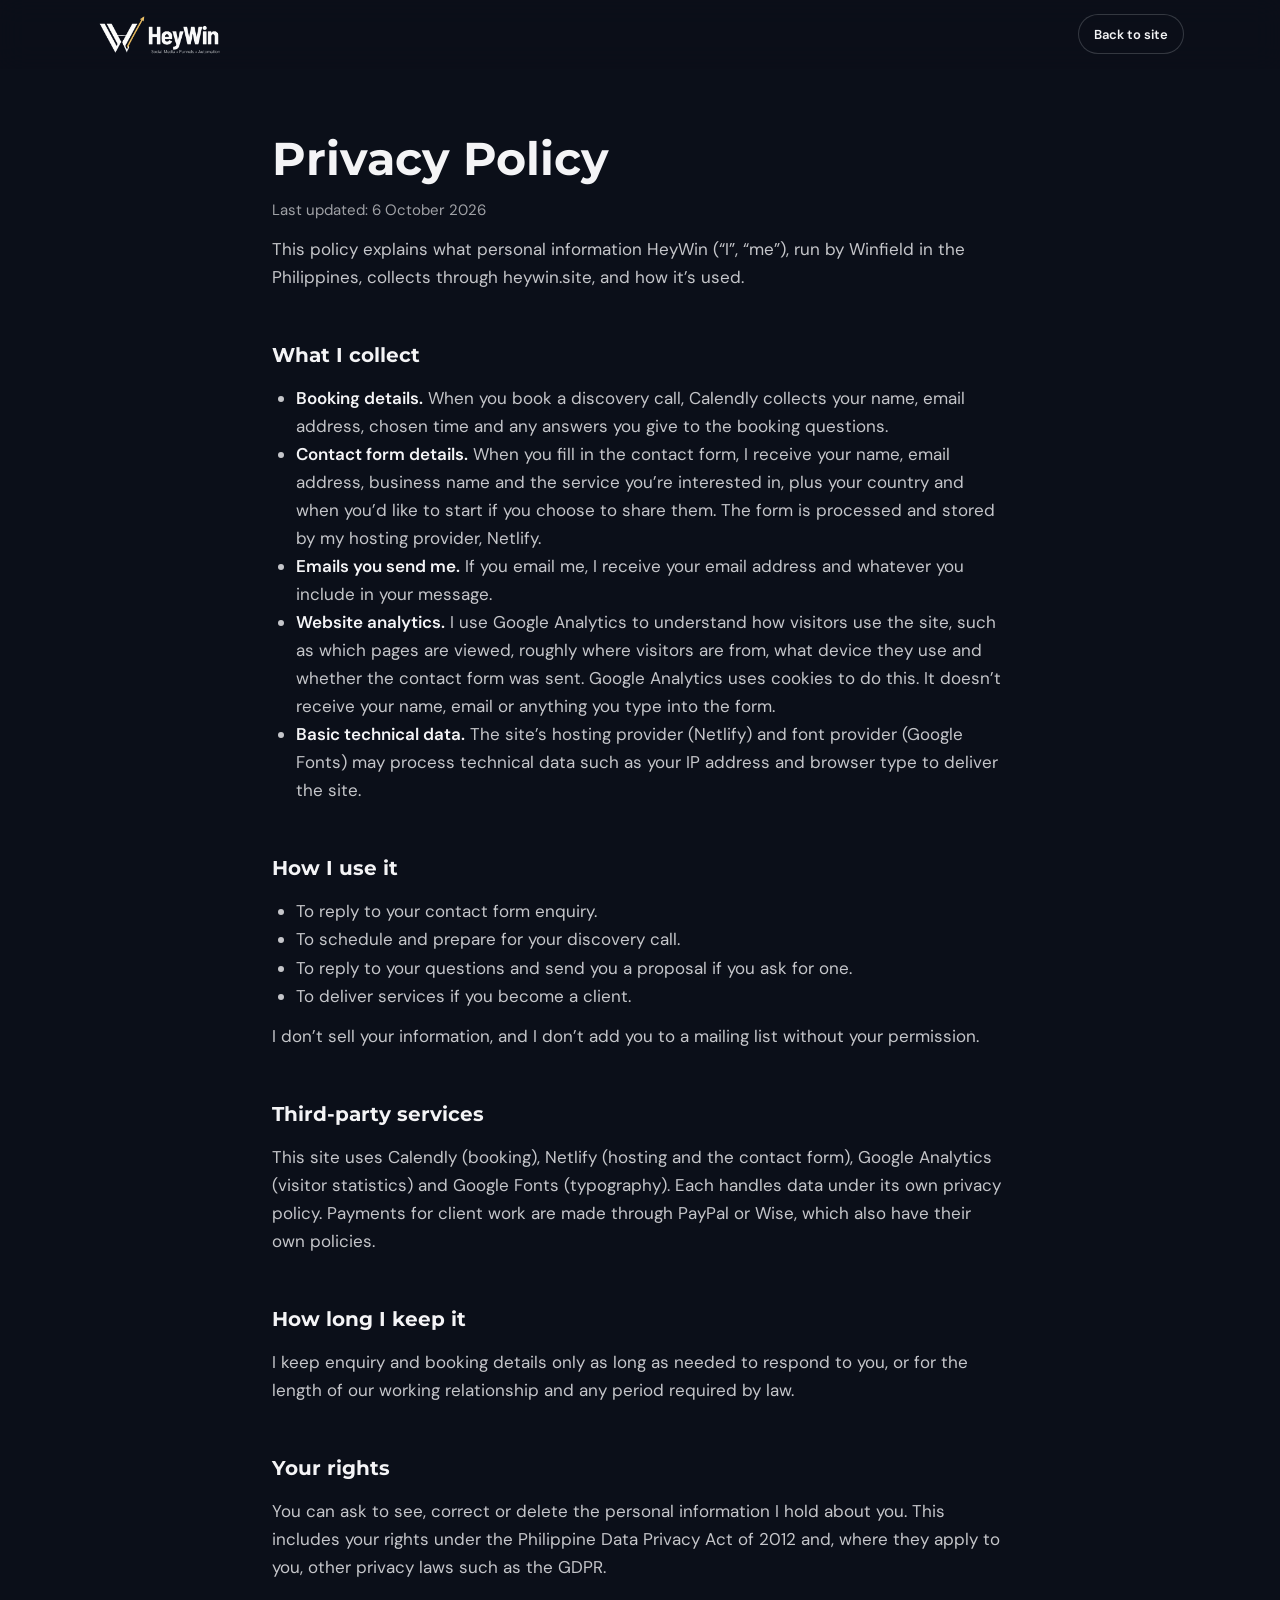
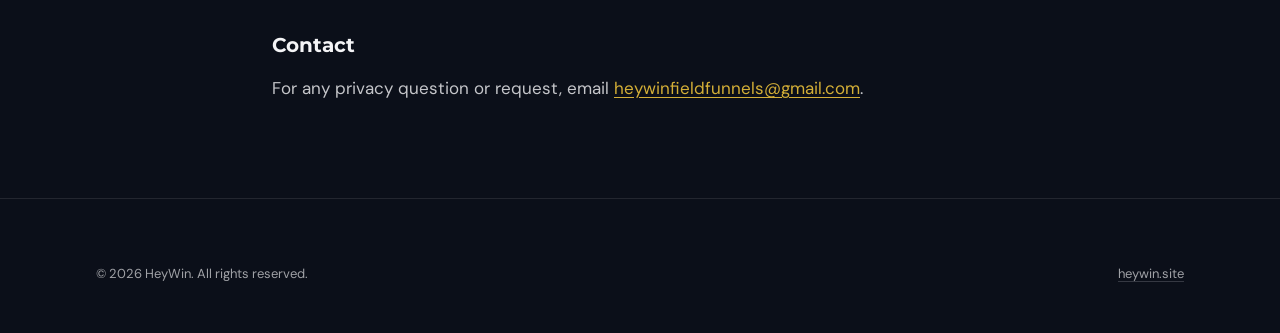
<file: HeyWin-upload/privacy.html>
<!doctype html>
<html lang="en">
<head>
  <meta charset="utf-8">
  <!-- Google tag (gtag.js) -->
  <script async src="https://www.googletagmanager.com/gtag/js?id=G-QMNQ67J6CY"></script>
  <script>
    window.dataLayer = window.dataLayer || [];
    function gtag(){dataLayer.push(arguments);}
    gtag('js', new Date());
    gtag('config', 'G-QMNQ67J6CY');
  </script>
  <meta name="viewport" content="width=device-width, initial-scale=1">
  <title>Privacy Policy | HeyWin</title>
  <meta name="description" content="How HeyWin collects and uses personal information.">
  <link rel="canonical" href="https://heywin.site/privacy">
  <meta name="theme-color" content="#0B0F19">
  <link rel="icon" type="image/png" sizes="32x32" href="assets/favicon-32.png">
  <link rel="apple-touch-icon" href="assets/apple-touch-icon.png">
  <link rel="preconnect" href="https://fonts.googleapis.com">
  <link rel="preconnect" href="https://fonts.gstatic.com" crossorigin>
  <link rel="stylesheet" href="https://fonts.googleapis.com/css2?family=DM+Sans:wght@400;500;600;700&family=Montserrat:wght@600;700;800&display=swap">
  <link rel="stylesheet" href="css/tokens.css">
  <link rel="stylesheet" href="css/styles.css">
</head>
<body>
  <header class="header">
    <div class="container header__inner">
      <a href="/" class="header__logo" aria-label="HeyWin home">
        <img src="assets/heywin-logo.png" alt="HeyWin" width="900" height="298">
      </a>
      <a class="btn btn--line btn--sm" href="/">Back to site</a>
    </div>
  </header>

  <main class="container">
    <article class="legal">
      <h1>Privacy Policy</h1>
      <p class="legal__meta">Last updated: 6 October 2026</p>

      <p>This policy explains what personal information HeyWin (&ldquo;I&rdquo;, &ldquo;me&rdquo;), run by Winfield in the Philippines, collects through heywin.site, and how it&rsquo;s used.</p>

      <h2>What I collect</h2>
      <ul>
        <li><strong>Booking details.</strong> When you book a discovery call, Calendly collects your name, email address, chosen time and any answers you give to the booking questions.</li>
        <li><strong>Contact form details.</strong> When you fill in the contact form, I receive your name, email address, business name and the service you&rsquo;re interested in, plus your country and when you&rsquo;d like to start if you choose to share them. The form is processed and stored by my hosting provider, Netlify.</li>
        <li><strong>Emails you send me.</strong> If you email me, I receive your email address and whatever you include in your message.</li>
        <li><strong>Website analytics.</strong> I use Google Analytics to understand how visitors use the site, such as which pages are viewed, roughly where visitors are from, what device they use and whether the contact form was sent. Google Analytics uses cookies to do this. It doesn&rsquo;t receive your name, email or anything you type into the form.</li>
        <li><strong>Basic technical data.</strong> The site&rsquo;s hosting provider (Netlify) and font provider (Google Fonts) may process technical data such as your IP address and browser type to deliver the site.</li>
      </ul>

      <h2>How I use it</h2>
      <ul>
        <li>To reply to your contact form enquiry.</li>
        <li>To schedule and prepare for your discovery call.</li>
        <li>To reply to your questions and send you a proposal if you ask for one.</li>
        <li>To deliver services if you become a client.</li>
      </ul>
      <p>I don&rsquo;t sell your information, and I don&rsquo;t add you to a mailing list without your permission.</p>

      <h2>Third-party services</h2>
      <p>This site uses Calendly (booking), Netlify (hosting and the contact form), Google Analytics (visitor statistics) and Google Fonts (typography). Each handles data under its own privacy policy. Payments for client work are made through PayPal or Wise, which also have their own policies.</p>

      <h2>How long I keep it</h2>
      <p>I keep enquiry and booking details only as long as needed to respond to you, or for the length of our working relationship and any period required by law.</p>

      <h2>Your rights</h2>
      <p>You can ask to see, correct or delete the personal information I hold about you. This includes your rights under the Philippine Data Privacy Act of 2012 and, where they apply to you, other privacy laws such as the GDPR.</p>

      <h2>Contact</h2>
      <p>For any privacy question or request, email <a href="mailto:heywinfieldfunnels@gmail.com">heywinfieldfunnels@gmail.com</a>.</p>
    </article>
  </main>

  <footer class="footer" style="padding-bottom: var(--s-7)">
    <div class="container footer__bottom" style="margin-top:0; border-top:0; padding-top:0">
      <p>&copy; 2026 HeyWin. All rights reserved.</p>
      <p><a href="/">heywin.site</a></p>
    </div>
  </footer>
</body>
</html>
</file>
<file: HeyWin-upload/css/tokens.css>
/* HeyWin design tokens
 * Brand colours only. Lines/tints are transparent versions of the same four colours.
 * Fonts: Montserrat (headlines) + DM Sans (body) — from the approved brand list.
 */
:root {
  color-scheme: dark;

  /* Brand colours */
  --navy:   #0B0F19;  /* page background */
  --card:   #161F30;  /* cards, panels */
  --ivory:  #F4F4F6;  /* text */
  --gold:   #D4AF37;  /* accent, primary buttons */

  /* Tints derived from the brand colours */
  --ivory-80:  rgb(244 244 246 / 0.80);  /* body copy */
  --ivory-60:  rgb(244 244 246 / 0.64);  /* secondary text (passes AA on navy + card) */
  --line:      rgb(244 244 246 / 0.10);  /* hairlines */
  --line-2:    rgb(244 244 246 / 0.18);  /* stronger borders */
  --gold-soft: rgb(212 175 55 / 0.12);   /* gold wash */
  --gold-line: rgb(212 175 55 / 0.45);   /* gold borders */
  --gold-hover: #E0C15F;                 /* gold mixed ~25% with ivory */
  --shadow:    rgb(0 0 0 / 0.45);

  /* Type */
  --font-head: "Montserrat", system-ui, sans-serif;
  --font-body: "DM Sans", system-ui, sans-serif;

  --fs-xs:   0.8125rem;                         /* 13px — labels, legal */
  --fs-sm:   0.9375rem;                         /* 15px — small body */
  --fs-base: 1.0625rem;                         /* 17px — body */
  --fs-lg:   1.1875rem;                         /* 19px — lead text */
  --fs-h4:   1.25rem;                           /* 20px — card titles */
  --fs-h3:   clamp(1.375rem, 2.4vw, 1.625rem);  /* 22–26px */
  --fs-h2:   clamp(1.875rem, 4.4vw, 2.875rem);  /* 30–46px */
  --fs-h1:   clamp(2.375rem, 6.6vw, 4.5rem);    /* 38–72px */

  /* Space — 4px scale */
  --s-1: 0.25rem;  --s-2: 0.5rem;  --s-3: 0.75rem; --s-4: 1rem;
  --s-5: 1.5rem;   --s-6: 2rem;    --s-7: 3rem;    --s-8: 4rem;
  --s-9: 6rem;     --s-10: 8rem;

  /* Shape */
  --r-sm: 8px;
  --r-md: 14px;
  --r-lg: 22px;
  --r-pill: 999px;

  /* Motion — subtle fades only */
  --ease: cubic-bezier(0.16, 1, 0.3, 1);
  --fast: 150ms;
  --slow: 700ms;

  --max: 72rem;
}
</file>
<file: HeyWin-upload/css/styles.css>
/* HeyWin — one-page site styles (mobile-first) */

/* ---------- Reset & base ---------- */
*, *::before, *::after { box-sizing: border-box; }
html, body { overflow-x: clip; }
html { -webkit-text-size-adjust: 100%; }
@media (prefers-reduced-motion: no-preference) { html { scroll-behavior: smooth; } }

body {
  margin: 0;
  background: var(--navy);
  color: var(--ivory-80);
  font-family: var(--font-body);
  font-size: var(--fs-base);
  line-height: 1.65;
  -webkit-font-smoothing: antialiased;
  -moz-osx-font-smoothing: grayscale;
}

h1, h2, h3, h4 {
  margin: 0;
  font-family: var(--font-head);
  font-style: normal;
  color: var(--ivory);
  overflow-wrap: anywhere;
  text-wrap: balance;
}
p, ul, ol, figure, blockquote { margin: 0; }
ul, ol { padding: 0; list-style: none; }
img { display: block; max-width: 100%; height: auto; }
a { color: inherit; text-decoration: none; }
strong { color: var(--ivory); font-weight: 600; }

::selection { background: var(--gold); color: var(--navy); }

:focus-visible { outline: 2px solid var(--gold); outline-offset: 3px; }

section[id] { scroll-margin-top: 5rem; }

.container {
  width: 100%;
  max-width: var(--max);
  margin-inline: auto;
  padding-inline: var(--s-4);
}
@media (min-width: 640px)  { .container { padding-inline: var(--s-5); } }
@media (min-width: 1024px) { .container { padding-inline: var(--s-6); } }

.skip-link {
  position: absolute; left: var(--s-4); top: var(--s-4); z-index: 100;
  padding: var(--s-2) var(--s-4);
  border-radius: var(--r-sm);
  background: var(--gold); color: var(--navy); font-weight: 600;
  transform: translateY(-200%);
}
.skip-link:focus-visible { transform: none; }

.gold { color: var(--gold); }

/* ---------- Buttons ---------- */
.btn {
  display: inline-flex; align-items: center; justify-content: center; gap: var(--s-2);
  min-height: 3.25rem;
  padding: 0 var(--s-5);
  border: 0;
  border-radius: var(--r-pill);
  font-family: var(--font-body);
  font-size: var(--fs-sm);
  font-weight: 600;
  line-height: 1;
  white-space: nowrap;
  cursor: pointer;
  transition: transform var(--fast) var(--ease);
}
.btn:active { transform: translateY(1px); }
.btn:focus-visible { outline: 2px solid var(--gold); outline-offset: 3px; }

.btn--gold { background: var(--gold); color: var(--navy); box-shadow: 0 12px 32px -14px var(--gold-line); }
.btn--gold:hover { background: var(--gold-hover); }

.btn--line { background: transparent; color: var(--ivory); box-shadow: inset 0 0 0 1px var(--line-2); }
.btn--line:hover { box-shadow: inset 0 0 0 1px var(--gold-line); color: var(--gold); }

.btn--sm { min-height: 2.5rem; padding: 0 var(--s-4); font-size: var(--fs-xs); }
.btn--lg { min-height: 3.5rem; padding: 0 var(--s-6); font-size: var(--fs-base); }
.btn--block { width: 100%; }

.btn__arrow { transition: transform var(--fast) var(--ease); }
.btn:hover .btn__arrow { transform: translateX(3px); }

.text-link {
  color: var(--gold); font-weight: 600; white-space: nowrap;
  text-decoration: underline; text-decoration-color: var(--gold-line);
  text-underline-offset: 0.3em;
}
.text-link:hover { text-decoration-color: var(--gold); }

/* ---------- Header ---------- */
.header {
  position: sticky; top: 0; z-index: 50;
  background: rgb(11 15 25 / 0.82);
  -webkit-backdrop-filter: blur(14px);
  backdrop-filter: blur(14px);
  border-bottom: 1px solid transparent;
}
.header.is-scrolled { border-bottom-color: var(--line); }
.header__inner {
  display: flex; align-items: center; justify-content: space-between; gap: var(--s-4);
  min-height: 4.25rem;
}
.header__logo img { height: 2.75rem; width: auto; }
.header__nav { display: none; }
.header__nav ul { display: flex; gap: var(--s-1); }
.header__nav a {
  display: block; padding: var(--s-2) var(--s-3);
  border-radius: var(--r-pill);
  font-size: var(--fs-sm); font-weight: 500; white-space: nowrap;
  color: var(--ivory-60);
}
.header__nav a:hover { color: var(--ivory); }
@media (min-width: 900px) { .header__nav { display: block; } }

/* ---------- Hero ---------- */
.hero { position: relative; padding-block: var(--s-7) var(--s-8); isolation: isolate; }
.hero::before {
  content: ""; position: absolute; inset: 0; z-index: -1;
  background: radial-gradient(50% 50% at 78% 35%, var(--gold-soft), transparent 70%);
}
.hero__grid { display: grid; gap: var(--s-7); align-items: center; }
@media (min-width: 960px) {
  .hero { padding-block: var(--s-8) var(--s-9); }
  .hero__grid { grid-template-columns: minmax(0, 1.15fr) minmax(0, 0.85fr); gap: var(--s-8); }
}

/* Same look as the gold uppercase labels (.service__tag, .case__type) */
.hero__eyebrow {
  margin-bottom: var(--s-4);
  font-size: var(--fs-xs); font-weight: 600; letter-spacing: 0.06em; text-transform: uppercase;
  color: var(--gold);
}

.hero h1 {
  font-size: var(--fs-h1);
  font-weight: 800;
  line-height: 1.04;
  letter-spacing: -0.03em;
}
.hero__sub { margin-top: var(--s-5); font-size: var(--fs-lg); max-width: 34rem; }
.hero__ctas { margin-top: var(--s-6); display: flex; flex-direction: column; gap: var(--s-3); }
@media (min-width: 560px) { .hero__ctas { flex-direction: row; } }

.trust {
  margin-top: var(--s-6);
  display: flex; flex-wrap: wrap; gap: var(--s-2) var(--s-5);
  font-size: var(--fs-sm); color: var(--ivory-60);
}
.trust li { display: flex; align-items: center; gap: var(--s-2); }
.trust li::before {
  content: ""; width: 6px; height: 6px; border-radius: 50%; background: var(--gold); flex: none;
}

.portrait {
  position: relative;
  max-width: 26rem; margin-inline: auto; width: 100%;
  border-radius: var(--r-lg);
  overflow: hidden;
  background: var(--card);
  box-shadow: 0 0 0 1px var(--gold-line), 0 40px 80px -40px var(--shadow);
}
.portrait img {
  width: 100%; aspect-ratio: 4 / 5; object-fit: cover; object-position: 50% 8%;
}
/* Softens the busy background of the photo into the navy palette */
.portrait::after {
  content: ""; position: absolute; inset: 0; pointer-events: none;
  background:
    linear-gradient(180deg, transparent 55%, rgb(11 15 25 / 0.85) 100%),
    radial-gradient(75% 60% at 50% 32%, transparent 45%, rgb(11 15 25 / 0.55) 100%);
}
.portrait figcaption {
  position: absolute; left: var(--s-5); right: var(--s-5); bottom: var(--s-4); z-index: 1;
  display: grid;
}
.portrait__name { font-family: var(--font-head); font-weight: 700; color: var(--ivory); font-size: var(--fs-h4); }
.portrait__role { font-size: var(--fs-sm); color: var(--gold); }

/* ---------- Sections ---------- */
.section { padding-block: var(--s-9); }
.section--card { background: var(--card); border-block: 1px solid var(--line); }
@media (min-width: 1024px) { .section { padding-block: var(--s-10); } }

.section__head { max-width: 42rem; margin-bottom: var(--s-7); }
.section__head--center { margin-inline: auto; text-align: center; }
.section__head h2 { font-size: var(--fs-h2); font-weight: 700; line-height: 1.12; letter-spacing: -0.02em; }
.section__head p { margin-top: var(--s-4); font-size: var(--fs-lg); }

.eyebrow-rule {
  display: block; width: 2.5rem; height: 2px; background: var(--gold);
  margin-bottom: var(--s-5);
}
.section__head--center .eyebrow-rule { margin-inline: auto; }

/* ---------- Pain points ---------- */
.pains { display: grid; gap: var(--s-3); }
@media (min-width: 720px) { .pains { grid-template-columns: repeat(2, minmax(0, 1fr)); gap: var(--s-4); } }
.pain {
  display: grid; grid-template-columns: auto minmax(0, 1fr); gap: var(--s-4); align-items: start;
  padding: var(--s-5);
  border-radius: var(--r-md);
  background: var(--navy);
  border: 1px solid var(--line);
  color: var(--ivory);
  font-size: var(--fs-lg);
  line-height: 1.5;
}
.pain__x {
  width: 1.75rem; height: 1.75rem; border-radius: 50%;
  display: grid; place-items: center;
  border: 1px solid var(--line-2); color: var(--ivory-60);
  font-size: 0.8rem; margin-top: 0.1rem;
}
.bridge {
  margin-top: var(--s-7); max-width: 44rem; margin-inline: auto; text-align: center;
  font-size: var(--fs-lg);
}
.bridge strong { color: var(--gold); }

/* ---------- Services ---------- */
.services { display: grid; gap: var(--s-4); }
@media (min-width: 960px) {
  .services { grid-template-columns: minmax(0, 1.2fr) minmax(0, 1fr); grid-template-rows: auto auto; }
  .service--lead { grid-row: span 2; }
}
.service {
  padding: var(--s-6);
  border-radius: var(--r-lg);
  background: var(--card);
  border: 1px solid var(--line);
}
.service--lead { border-color: var(--gold-line); }
.service__tag {
  display: inline-block; margin-bottom: var(--s-4);
  font-size: var(--fs-xs); font-weight: 600; letter-spacing: 0.06em; text-transform: uppercase;
  color: var(--gold);
}
.service h3 { font-size: var(--fs-h3); font-weight: 700; line-height: 1.2; }
.service__line { margin-top: var(--s-2); color: var(--ivory); font-size: var(--fs-lg); }
.service p + p { margin-top: var(--s-3); }
.service__body { margin-top: var(--s-3); }
.service__more { display: inline-block; margin-top: var(--s-5); white-space: normal; }

.checks { margin-top: var(--s-5); display: grid; gap: var(--s-3); }
.checks li { position: relative; padding-left: var(--s-6); }
.checks li::before {
  content: ""; position: absolute; left: 0; top: 0.35em;
  width: 1.1rem; height: 1.1rem; border-radius: 50%;
  background: var(--gold-soft);
  box-shadow: inset 0 0 0 1px var(--gold-line);
}
.checks li::after {
  content: ""; position: absolute; left: 0.38rem; top: 0.55em;
  width: 0.32rem; height: 0.55rem;
  border: solid var(--gold); border-width: 0 2px 2px 0;
  transform: rotate(45deg);
}

.platforms { margin-top: var(--s-6); display: flex; flex-wrap: wrap; gap: var(--s-2); }
.platforms li {
  padding: var(--s-1) var(--s-3);
  border-radius: var(--r-pill);
  border: 1px solid var(--line-2);
  font-size: var(--fs-xs); color: var(--ivory-80); white-space: nowrap;
}

/* ---------- Pricing ---------- */
.plans { display: grid; gap: var(--s-4); }
@media (min-width: 820px) { .plans { grid-template-columns: repeat(2, minmax(0, 1fr)); } }

.plan {
  position: relative;
  display: flex; flex-direction: column;
  padding: var(--s-6);
  border-radius: var(--r-lg);
  background: var(--navy);
  border: 1px solid var(--line);
}
.plan--featured {
  border-color: var(--gold);
  box-shadow: 0 30px 60px -30px var(--gold-line);
}
.plan__badge {
  position: absolute; top: calc(var(--s-3) * -1); left: var(--s-6);
  padding: var(--s-1) var(--s-3);
  border-radius: var(--r-pill);
  background: var(--gold); color: var(--navy);
  font-size: var(--fs-xs); font-weight: 700; letter-spacing: 0.04em; white-space: nowrap;
}
.plan h3 { font-size: var(--fs-h4); font-weight: 700; }
.plan__for { margin-top: var(--s-1); font-size: var(--fs-sm); color: var(--ivory-60); }
.plan__price {
  margin-top: var(--s-5);
  display: flex; align-items: baseline; flex-wrap: wrap; gap: var(--s-1) var(--s-2);
}
.plan__amount {
  font-family: var(--font-head); font-weight: 800; color: var(--ivory);
  font-size: clamp(2.25rem, 5vw, 3rem); line-height: 1; letter-spacing: -0.02em;
}
.plan__per { font-size: var(--fs-sm); color: var(--ivory-60); }
.plan .checks { flex: 1; }
.plan .btn { margin-top: var(--s-6); }

.plan--wide { margin-top: var(--s-4); }
/* Gold uppercase label between plan groups (same look as .service__tag) */
.plans__label {
  margin: var(--s-7) 0 var(--s-4); text-align: center;
  font-size: var(--fs-xs); font-weight: 600; letter-spacing: 0.06em; text-transform: uppercase;
  color: var(--gold);
}
@media (min-width: 820px) {
  .plan--wide {
    display: grid; grid-template-columns: minmax(0, 1.1fr) minmax(0, 1fr); gap: var(--s-6);
    align-items: start;
  }
  .plan--wide .btn { justify-self: start; }
}
.plan__from { font-size: var(--fs-sm); color: var(--ivory-60); }

.addon {
  margin-top: var(--s-5);
  padding: var(--s-5);
  border-radius: var(--r-md);
  background: var(--gold-soft);
  border: 1px dashed var(--gold-line);
}
@media (min-width: 820px) { .addon { margin-top: 0; } }
.plans + .addon { margin-top: var(--s-4); }  /* add-on box shown on its own under a plan grid */
.addon__top { display: flex; flex-wrap: wrap; justify-content: space-between; align-items: baseline; gap: var(--s-2); }
.addon__label { font-size: var(--fs-xs); font-weight: 600; letter-spacing: 0.06em; text-transform: uppercase; color: var(--gold); }
.addon h4 { font-size: var(--fs-h4); font-weight: 700; margin-top: var(--s-1); }
.addon__price { font-family: var(--font-head); font-weight: 700; color: var(--ivory); font-size: var(--fs-h4); white-space: nowrap; }
.addon__price span { font-family: var(--font-body); font-weight: 400; font-size: var(--fs-sm); color: var(--ivory-60); }
.addon p { margin-top: var(--s-2); font-size: var(--fs-sm); }

.terms {
  margin-top: var(--s-6);
  display: grid; gap: var(--s-2);
  font-size: var(--fs-sm); color: var(--ivory-60); text-align: center;
}

.nudge { margin-top: var(--s-6); text-align: center; color: var(--ivory); }

/* ---------- Process ---------- */
.steps { display: grid; gap: var(--s-4); counter-reset: step; }
@media (min-width: 720px)  { .steps { grid-template-columns: repeat(2, minmax(0, 1fr)); } }
@media (min-width: 1080px) { .steps { grid-template-columns: repeat(4, minmax(0, 1fr)); } }
.step {
  position: relative;
  padding: var(--s-6) var(--s-5) var(--s-5);
  border-top: 2px solid var(--line-2);
}
.step:first-child { border-top-color: var(--gold); }
.step__num {
  font-family: var(--font-head); font-weight: 800; font-size: var(--fs-h2);
  line-height: 1; color: var(--gold);
}
.step h3 { margin-top: var(--s-4); font-size: var(--fs-h4); font-weight: 700; }
.step p { margin-top: var(--s-2); font-size: var(--fs-sm); }

/* ---------- Results ---------- */
.cases { display: grid; gap: var(--s-4); }
@media (min-width: 960px) { .cases { grid-template-columns: repeat(3, minmax(0, 1fr)); } }
.case {
  display: flex; flex-direction: column;
  padding: var(--s-6);
  border-radius: var(--r-lg);
  background: var(--navy);
  border: 1px solid var(--line);
}
.case__type { font-size: var(--fs-xs); font-weight: 600; letter-spacing: 0.06em; text-transform: uppercase; color: var(--gold); }
.case h3 { margin-top: var(--s-2); font-size: var(--fs-h3); font-weight: 700; }
.case dl { margin: var(--s-5) 0 0; display: grid; gap: var(--s-4); }
.case dt { font-size: var(--fs-xs); font-weight: 600; letter-spacing: 0.04em; color: var(--ivory-60); text-transform: uppercase; }
.case dd { margin: var(--s-1) 0 0; font-size: var(--fs-sm); }
.case dd.case__result { color: var(--ivory); font-size: var(--fs-base); font-weight: 500; }
.case__shot {
  margin-top: var(--s-5);
  border-radius: var(--r-md);
  overflow: hidden;
  border: 1px solid var(--line);
}

.review-video {
  margin-top: var(--s-8);
  display: grid; gap: var(--s-6); align-items: center;
  padding: var(--s-5);
  border-radius: var(--r-lg);
  background: var(--navy);
  border: 1px solid var(--gold-line);
}
@media (min-width: 760px) {
  .review-video { grid-template-columns: minmax(0, 20rem) minmax(0, 1fr); gap: var(--s-8); padding: var(--s-6); }
}
.section__head + .review-video { margin-top: 0; }
.review-video__frame {
  width: 100%; max-width: 20rem; margin-inline: auto;
  border-radius: var(--r-md);
  overflow: hidden;
  background: var(--card);
  box-shadow: 0 30px 60px -30px var(--shadow);
}
.review-video__frame video { display: block; width: 100%; height: auto; aspect-ratio: 9 / 16; object-fit: cover; background: var(--card); }
.review-video__text h3 { margin-top: var(--s-2); font-size: var(--fs-h2); font-weight: 700; line-height: 1.12; letter-spacing: -0.02em; }
.review-video__text p { margin-top: var(--s-4); font-size: var(--fs-lg); max-width: 30rem; }
.review-video__who { display: grid; margin-top: var(--s-5) !important; padding-top: var(--s-4); border-top: 1px solid var(--line); }

.quotes { margin-top: var(--s-8); display: grid; gap: var(--s-4); }
@media (min-width: 960px) { .quotes { grid-template-columns: repeat(3, minmax(0, 1fr)); } }
.quote {
  display: flex; flex-direction: column; justify-content: space-between; gap: var(--s-5);
  padding: var(--s-6);
  border-radius: var(--r-lg);
  border: 1px solid var(--line);
  border-top: 2px solid var(--gold);
  background: var(--navy);
}
.quote blockquote p { color: var(--ivory); font-size: var(--fs-base); line-height: 1.7; }
.quote__mark { font-family: var(--font-head); font-weight: 800; font-size: 2.5rem; line-height: 0.6; color: var(--gold); display: block; margin-bottom: var(--s-3); }
.quote figcaption { display: grid; }
.quote__name { font-family: var(--font-head); font-weight: 700; color: var(--ivory); font-size: var(--fs-sm); }
.quote__role { font-size: var(--fs-xs); color: var(--ivory-60); }

.disclaimer { margin-top: var(--s-6); text-align: center; font-size: var(--fs-xs); color: var(--ivory-60); }

/* ---------- About ---------- */
.about { display: grid; gap: var(--s-7); align-items: center; }
@media (min-width: 900px) { .about { grid-template-columns: minmax(0, 0.8fr) minmax(0, 1.2fr); gap: var(--s-8); } }
.about__photo {
  max-width: 22rem; width: 100%; margin-inline: auto;
  border-radius: 50% 50% var(--r-lg) var(--r-lg);
  overflow: hidden;
  border: 1px solid var(--gold-line);
  position: relative;
}
.about__photo img { width: 100%; aspect-ratio: 1 / 1.1; object-fit: cover; object-position: 50% 4%; }
.about__photo::after {
  content: ""; position: absolute; inset: 0; pointer-events: none;
  background: radial-gradient(70% 70% at 50% 30%, transparent 40%, rgb(11 15 25 / 0.6) 100%);
}
.about h2 { font-size: var(--fs-h2); font-weight: 700; line-height: 1.1; letter-spacing: -0.02em; }
.about__body { margin-top: var(--s-5); display: grid; gap: var(--s-4); font-size: var(--fs-lg); }
.about__facts { margin-top: var(--s-6); display: flex; flex-wrap: wrap; gap: var(--s-2); }
.about__facts li {
  padding: var(--s-2) var(--s-4);
  border-radius: var(--r-pill);
  background: var(--card);
  border: 1px solid var(--line);
  font-size: var(--fs-sm); color: var(--ivory); white-space: nowrap;
}
.about .text-link { display: inline-block; margin-top: var(--s-6); }

/* ---------- Contact / lead form ---------- */
.contact { display: grid; gap: var(--s-7); align-items: start; }
@media (min-width: 960px) { .contact { grid-template-columns: minmax(0, 0.85fr) minmax(0, 1.15fr); gap: var(--s-8); } }
.contact h2 { font-size: var(--fs-h2); font-weight: 700; line-height: 1.12; letter-spacing: -0.02em; }
.contact__lead { margin-top: var(--s-4); font-size: var(--fs-lg); max-width: 30rem; }
.contact__points { flex-direction: column; }
.contact__alt { margin-top: var(--s-6); font-size: var(--fs-sm); color: var(--ivory-60); }

.lead-card {
  padding: var(--s-5);
  border-radius: var(--r-lg);
  background: var(--navy);
  border: 1px solid var(--gold-line);
  box-shadow: 0 30px 60px -30px var(--shadow);
}
@media (min-width: 640px) { .lead-card { padding: var(--s-6); } }

.lead-form { display: grid; gap: var(--s-5); }
.field-row { display: grid; gap: var(--s-5); }
@media (min-width: 640px) { .field-row { grid-template-columns: repeat(2, minmax(0, 1fr)); gap: var(--s-4); } }
.field { display: grid; gap: var(--s-2); }
.field label, .choice legend { font-size: var(--fs-sm); font-weight: 600; color: var(--ivory); }
.field__optional { font-weight: 400; color: var(--ivory-60); }
.field input {
  width: 100%; min-height: 3rem;
  padding: var(--s-2) var(--s-4);
  border-radius: var(--r-sm);
  border: 1px solid var(--line-2);
  background: var(--card);
  color: var(--ivory);
  font: inherit; font-size: var(--fs-base);
  transition: border-color var(--fast) var(--ease);
}
.field input:hover { border-color: var(--gold-line); }
.field input:focus-visible { outline: 2px solid var(--gold); outline-offset: 1px; border-color: var(--gold); }

.choice { margin: 0; padding: 0; border: 0; min-width: 0; }
.choice legend { padding: 0; margin-bottom: var(--s-3); }
.choice__options { display: flex; flex-wrap: wrap; gap: var(--s-2); }
.chip { position: relative; cursor: pointer; }
.chip input { position: absolute; inset: 0; width: 100%; height: 100%; margin: 0; opacity: 0; cursor: pointer; }
.chip span {
  display: inline-flex; align-items: center; min-height: 2.75rem;
  padding: 0 var(--s-4);
  border-radius: var(--r-pill);
  border: 1px solid var(--line-2);
  font-size: var(--fs-sm); color: var(--ivory-80);
  transition: border-color var(--fast) var(--ease), background var(--fast) var(--ease), color var(--fast) var(--ease);
}
.chip:hover span { border-color: var(--gold-line); color: var(--ivory); }
.chip input:checked + span { background: var(--gold); border-color: var(--gold); color: var(--navy); font-weight: 600; }
.chip input:focus-visible + span { outline: 2px solid var(--gold); outline-offset: 3px; }

.lead-form .btn[disabled] { opacity: 0.7; cursor: progress; }
.lead-form__status:empty { display: none; }
.lead-form__status { margin-top: calc(var(--s-3) * -1); font-size: var(--fs-sm); color: var(--ivory); text-align: center; }
.lead-form__status.is-success {
  margin-top: 0;
  padding: var(--s-3) var(--s-4);
  border-radius: var(--r-md);
  background: var(--gold-soft);
  border: 1px solid var(--gold-line);
  font-weight: 600;
}
.lead-form__note { margin-top: calc(var(--s-3) * -1); font-size: var(--fs-xs); color: var(--ivory-60); text-align: center; }
.lead-form__note a { text-decoration: underline; text-decoration-color: var(--line-2); text-underline-offset: 0.25em; }
.lead-form__note a:hover { color: var(--ivory); }

/* ---------- FAQ ---------- */
.faq { max-width: 48rem; margin-inline: auto; border-top: 1px solid var(--line); }
.faq details { border-bottom: 1px solid var(--line); }
.faq summary {
  display: flex; justify-content: space-between; align-items: center; gap: var(--s-4);
  padding: var(--s-5) 0;
  cursor: pointer; list-style: none;
  font-family: var(--font-head); font-weight: 600; font-size: var(--fs-base); color: var(--ivory);
  border-radius: var(--r-sm);
}
.faq summary::-webkit-details-marker { display: none; }
.faq summary:hover { color: var(--gold); }
.faq__icon {
  flex: none; position: relative; width: 1.5rem; height: 1.5rem; border-radius: 50%;
  border: 1px solid var(--line-2);
}
.faq__icon::before, .faq__icon::after {
  content: ""; position: absolute; left: 50%; top: 50%;
  width: 0.6rem; height: 2px; background: var(--gold);
  transform: translate(-50%, -50%);
  transition: transform var(--fast) var(--ease);
}
.faq__icon::after { transform: translate(-50%, -50%) rotate(90deg); }
.faq details[open] .faq__icon::after { transform: translate(-50%, -50%) rotate(0deg); }
.faq__a { padding: 0 var(--s-7) var(--s-5) 0; }
.faq__a p + p { margin-top: var(--s-3); }

/* ---------- Final CTA ---------- */
.final {
  position: relative; overflow: hidden; isolation: isolate;
  padding: var(--s-8) var(--s-5);
  border-radius: var(--r-lg);
  background: var(--card);
  border: 1px solid var(--gold-line);
  text-align: center;
}
@media (min-width: 720px) { .final { padding: var(--s-9) var(--s-7); } }
.final::before {
  content: ""; position: absolute; inset: 0; z-index: -1;
  background: radial-gradient(60% 80% at 50% 0%, var(--gold-soft), transparent 70%);
}
.final h2 { font-size: var(--fs-h2); font-weight: 700; line-height: 1.12; letter-spacing: -0.02em; max-width: 36rem; margin-inline: auto; }
.final p { margin-top: var(--s-4); max-width: 34rem; margin-inline: auto; font-size: var(--fs-lg); }
.final .btn { margin-top: var(--s-6); }
.final__alt { font-size: var(--fs-sm) !important; color: var(--ivory-60); }
.final__alt a { color: var(--ivory); text-decoration: underline; text-decoration-color: var(--line-2); text-underline-offset: 0.25em; overflow-wrap: anywhere; }
.final__alt a:hover { text-decoration-color: var(--gold); }

/* ---------- Footer ---------- */
.footer { padding-block: var(--s-8) calc(var(--s-7) + 4.5rem); border-top: 1px solid var(--line); }
@media (min-width: 768px) { .footer { padding-bottom: var(--s-7); } }
.footer__top { display: grid; gap: var(--s-6); }
@media (min-width: 768px) { .footer__top { grid-template-columns: minmax(0, 1fr) auto; align-items: start; } }
.footer__logo img { height: 3.25rem; width: auto; }
.footer__tag { margin-top: var(--s-3); font-size: var(--fs-sm); color: var(--ivory-60); max-width: 22rem; }
.footer__links { margin-top: var(--s-5); display: flex; flex-wrap: wrap; gap: var(--s-2) var(--s-5); font-size: var(--fs-sm); }
.footer__links a { color: var(--ivory-80); }
.footer__links a:hover { color: var(--gold); }
.footer__contact { display: grid; gap: var(--s-3); }
.footer__email { color: var(--ivory); font-weight: 500; overflow-wrap: anywhere; }
.footer__email:hover { color: var(--gold); }
.socials { display: flex; flex-wrap: wrap; gap: var(--s-2); }
.socials a {
  display: grid; place-items: center;
  width: 2.75rem; height: 2.75rem; border-radius: 50%;
  border: 1px solid var(--line-2); color: var(--ivory-80);
}
.socials a:hover { color: var(--gold); border-color: var(--gold-line); }
.footer__bottom {
  margin-top: var(--s-7); padding-top: var(--s-5);
  border-top: 1px solid var(--line);
  display: flex; flex-wrap: wrap; justify-content: space-between; gap: var(--s-3) var(--s-5);
  font-size: var(--fs-xs); color: var(--ivory-60);
}
.footer__bottom a { white-space: nowrap; text-decoration: underline; text-decoration-color: var(--line-2); text-underline-offset: 0.25em; }
.footer__bottom a:hover { color: var(--ivory); }

/* ---------- Mobile sticky CTA ---------- */
.mobile-cta {
  position: fixed; left: 0; right: 0; bottom: 0; z-index: 40;
  padding: var(--s-3) var(--s-4) calc(var(--s-3) + env(safe-area-inset-bottom));
  background: rgb(11 15 25 / 0.9);
  -webkit-backdrop-filter: blur(14px);
  backdrop-filter: blur(14px);
  border-top: 1px solid var(--line);
  transform: translateY(110%);
  transition: transform 250ms var(--ease);
}
.mobile-cta.is-visible { transform: none; }
@media (min-width: 768px) { .mobile-cta { display: none; } }

/* ---------- Fade-in (JS-gated, so content always shows without JS) ---------- */
.js [data-fade] {
  opacity: 0;
  transform: translateY(12px);
  transition: opacity var(--slow) var(--ease), transform var(--slow) var(--ease);
}
.js [data-fade].is-in { opacity: 1; transform: none; }

@media (prefers-reduced-motion: reduce) {
  *, *::before, *::after { transition-duration: 1ms !important; animation: none !important; }
  .js [data-fade] { opacity: 1; transform: none; }
}

/* ---------- Legal page ---------- */
.legal { max-width: 46rem; margin-inline: auto; padding-block: var(--s-8) var(--s-9); }
.legal h1 { font-size: var(--fs-h2); font-weight: 700; line-height: 1.15; }
.legal h2 { margin-top: var(--s-7); font-size: var(--fs-h4); font-weight: 700; }
.legal p, .legal ul { margin-top: var(--s-3); }
.legal ul { list-style: disc; padding-left: var(--s-5); }
.legal a { color: var(--gold); text-decoration: underline; text-underline-offset: 0.2em; }
.legal__meta { margin-top: var(--s-3); font-size: var(--fs-sm); color: var(--ivory-60); }
</file>
